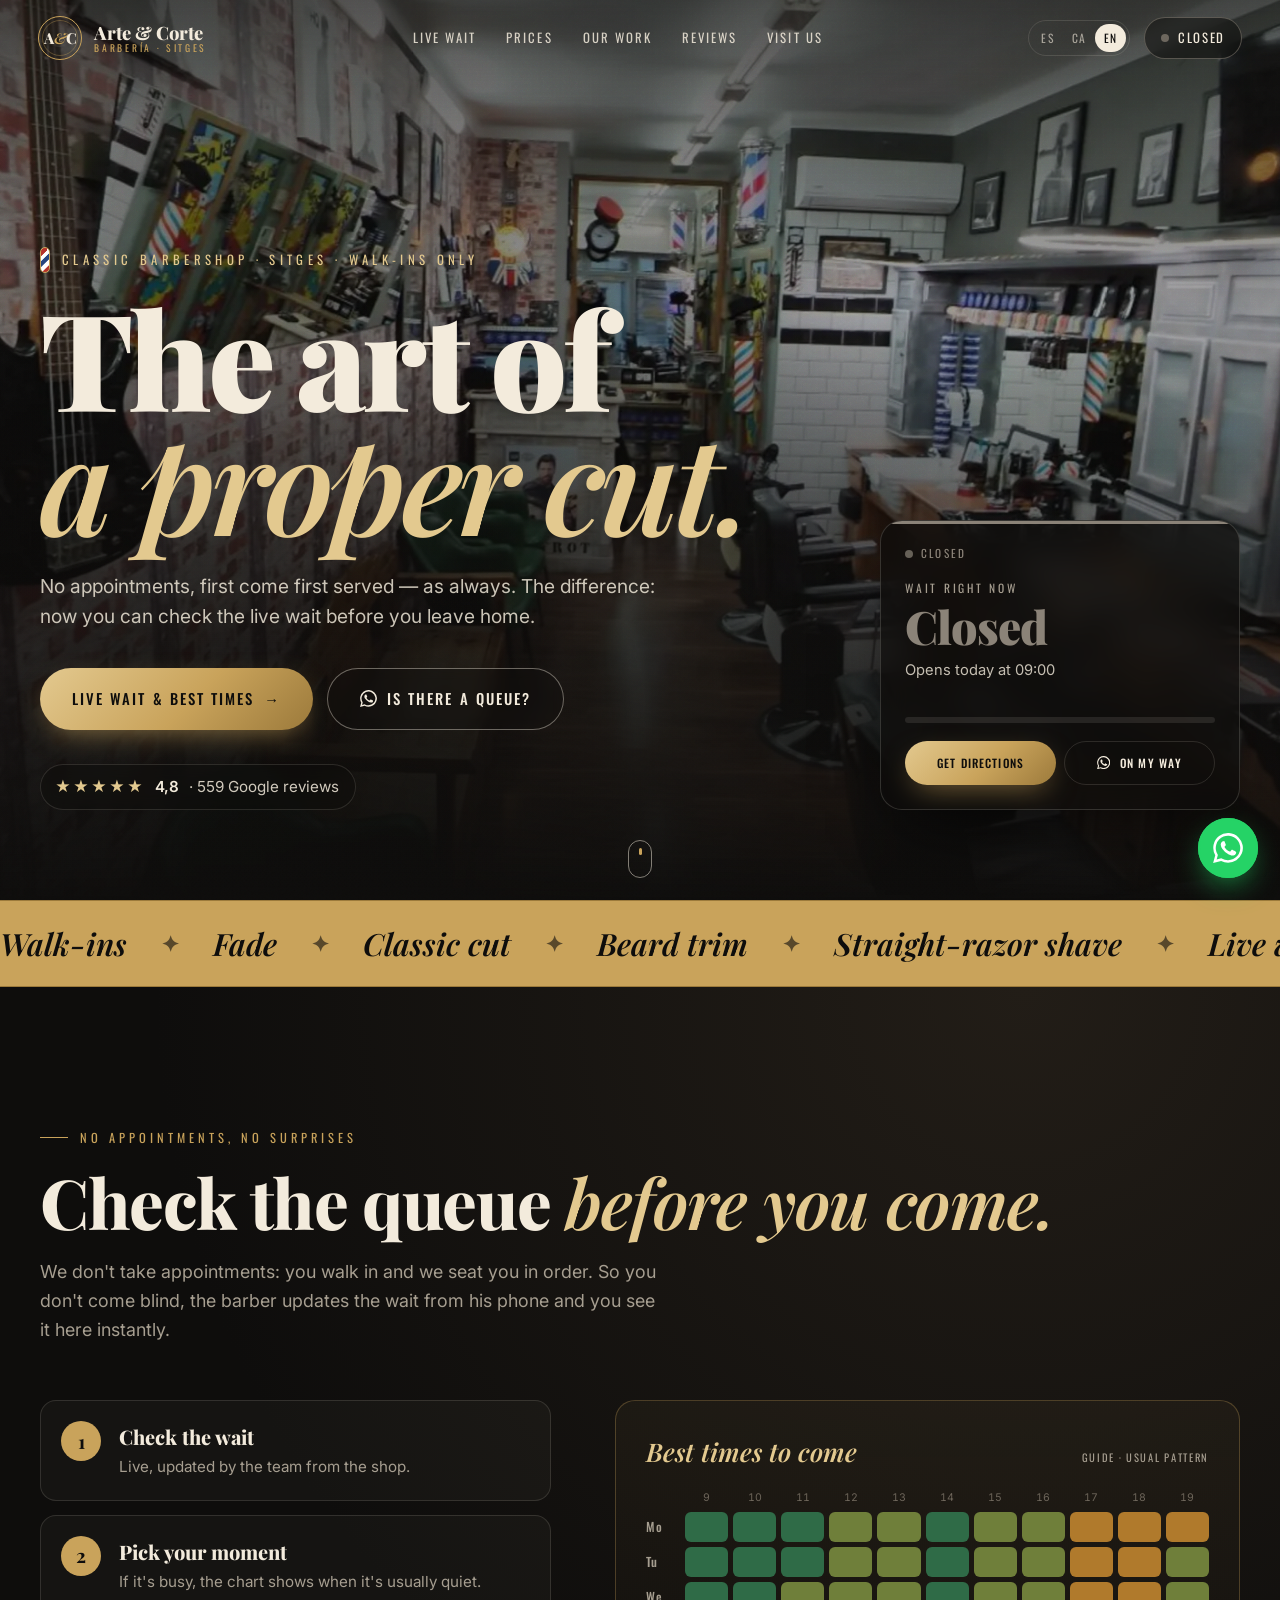
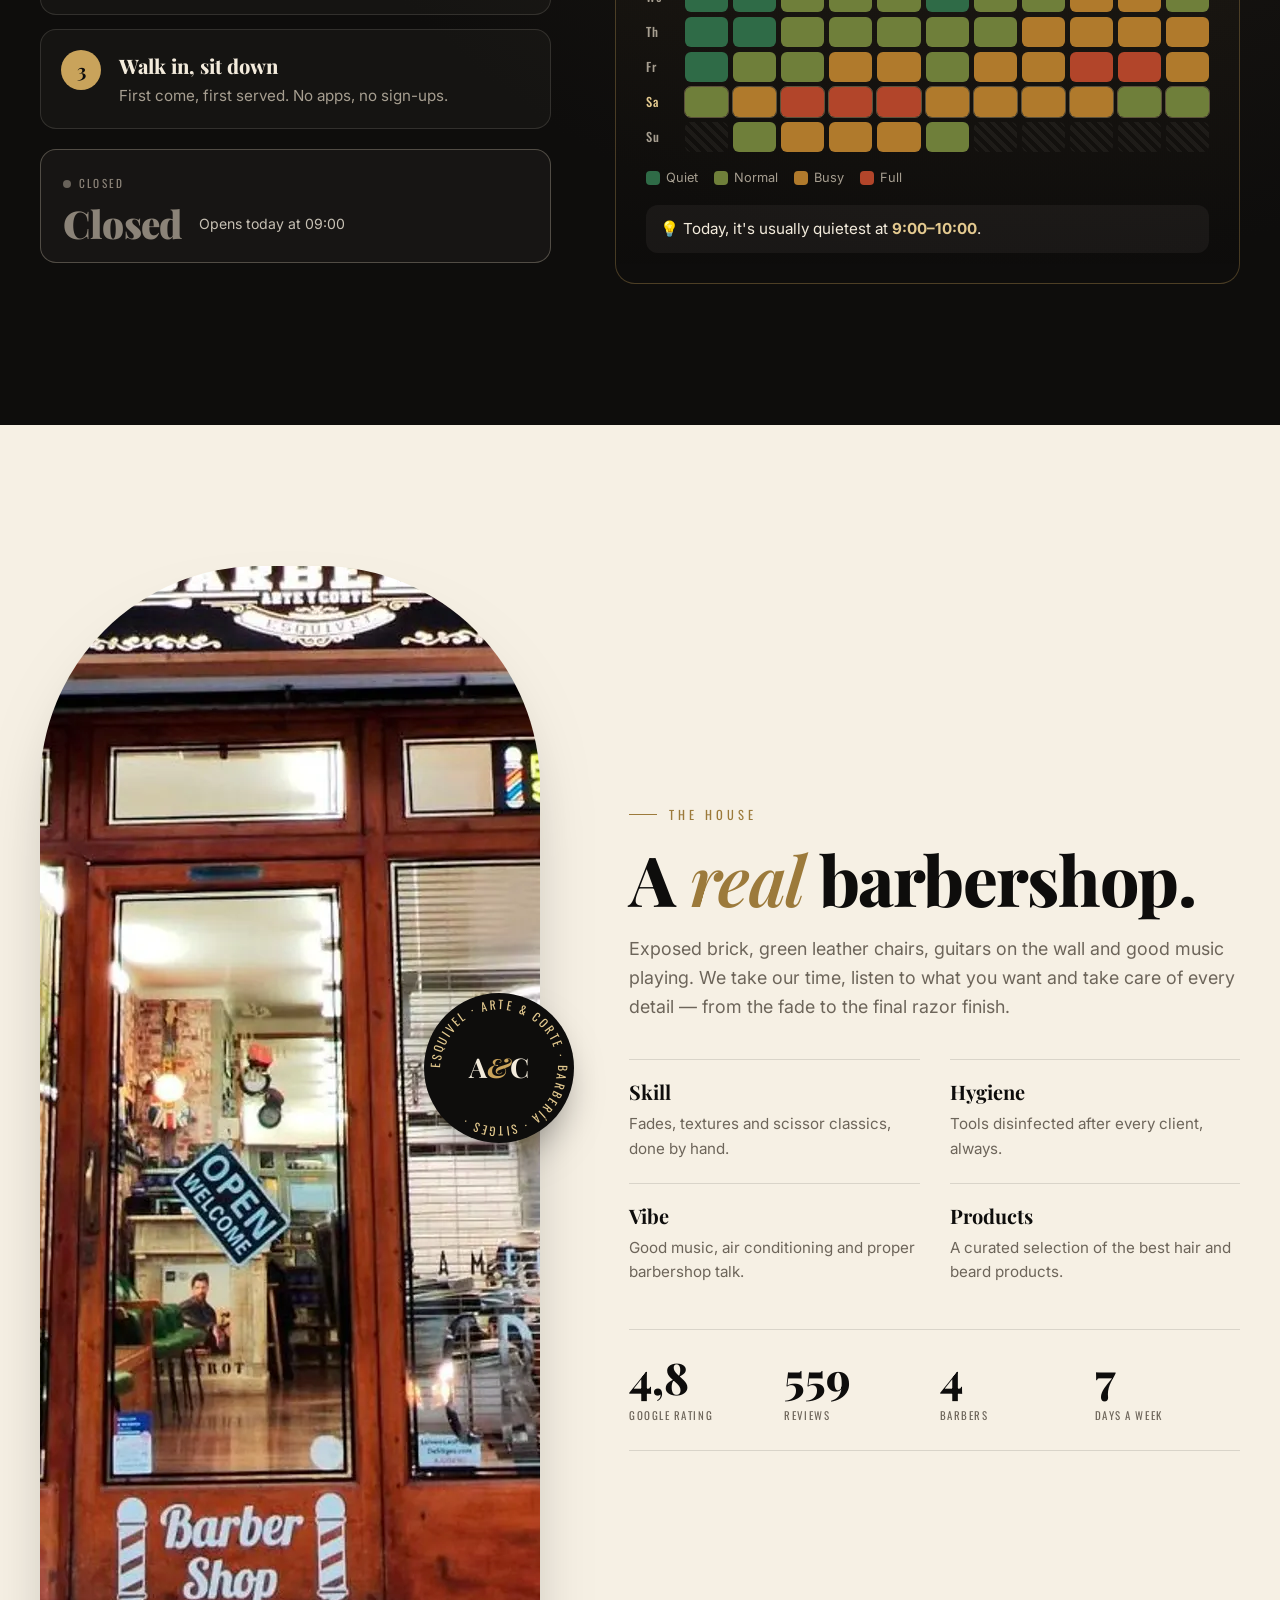
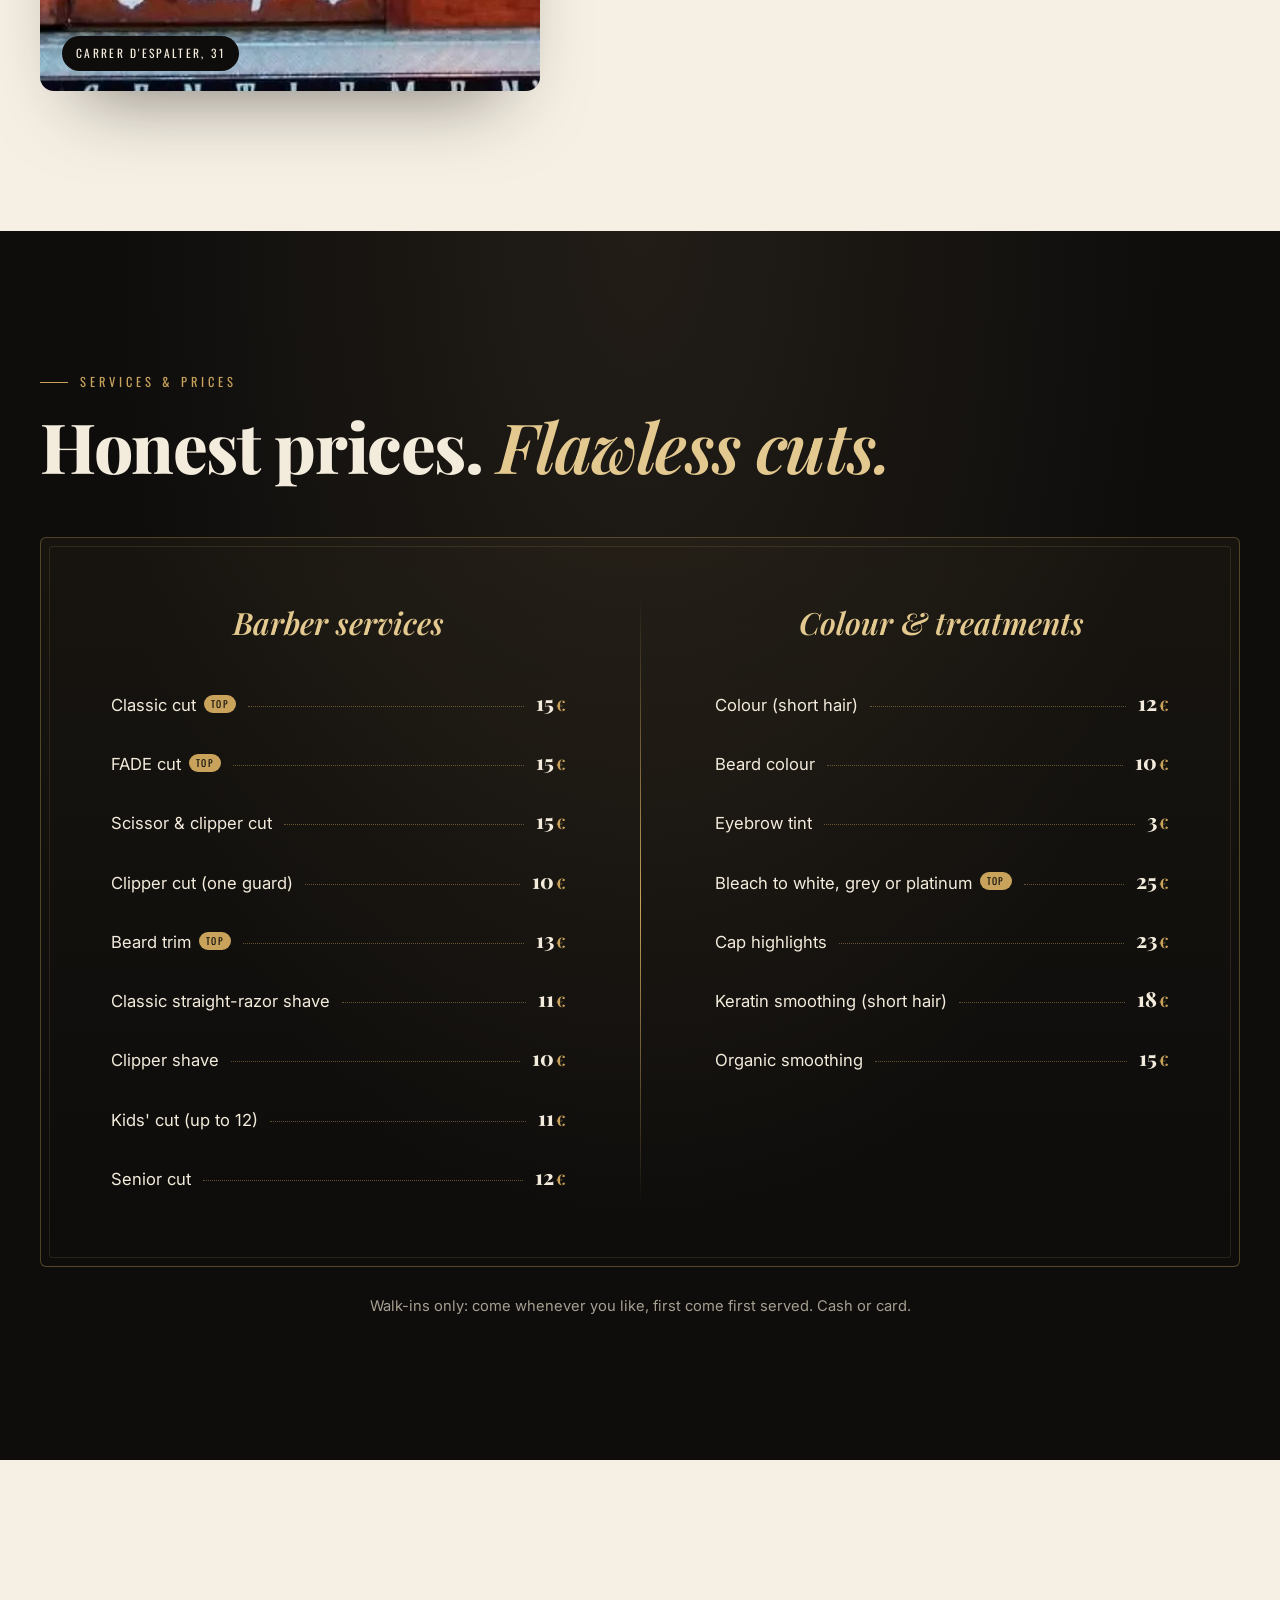
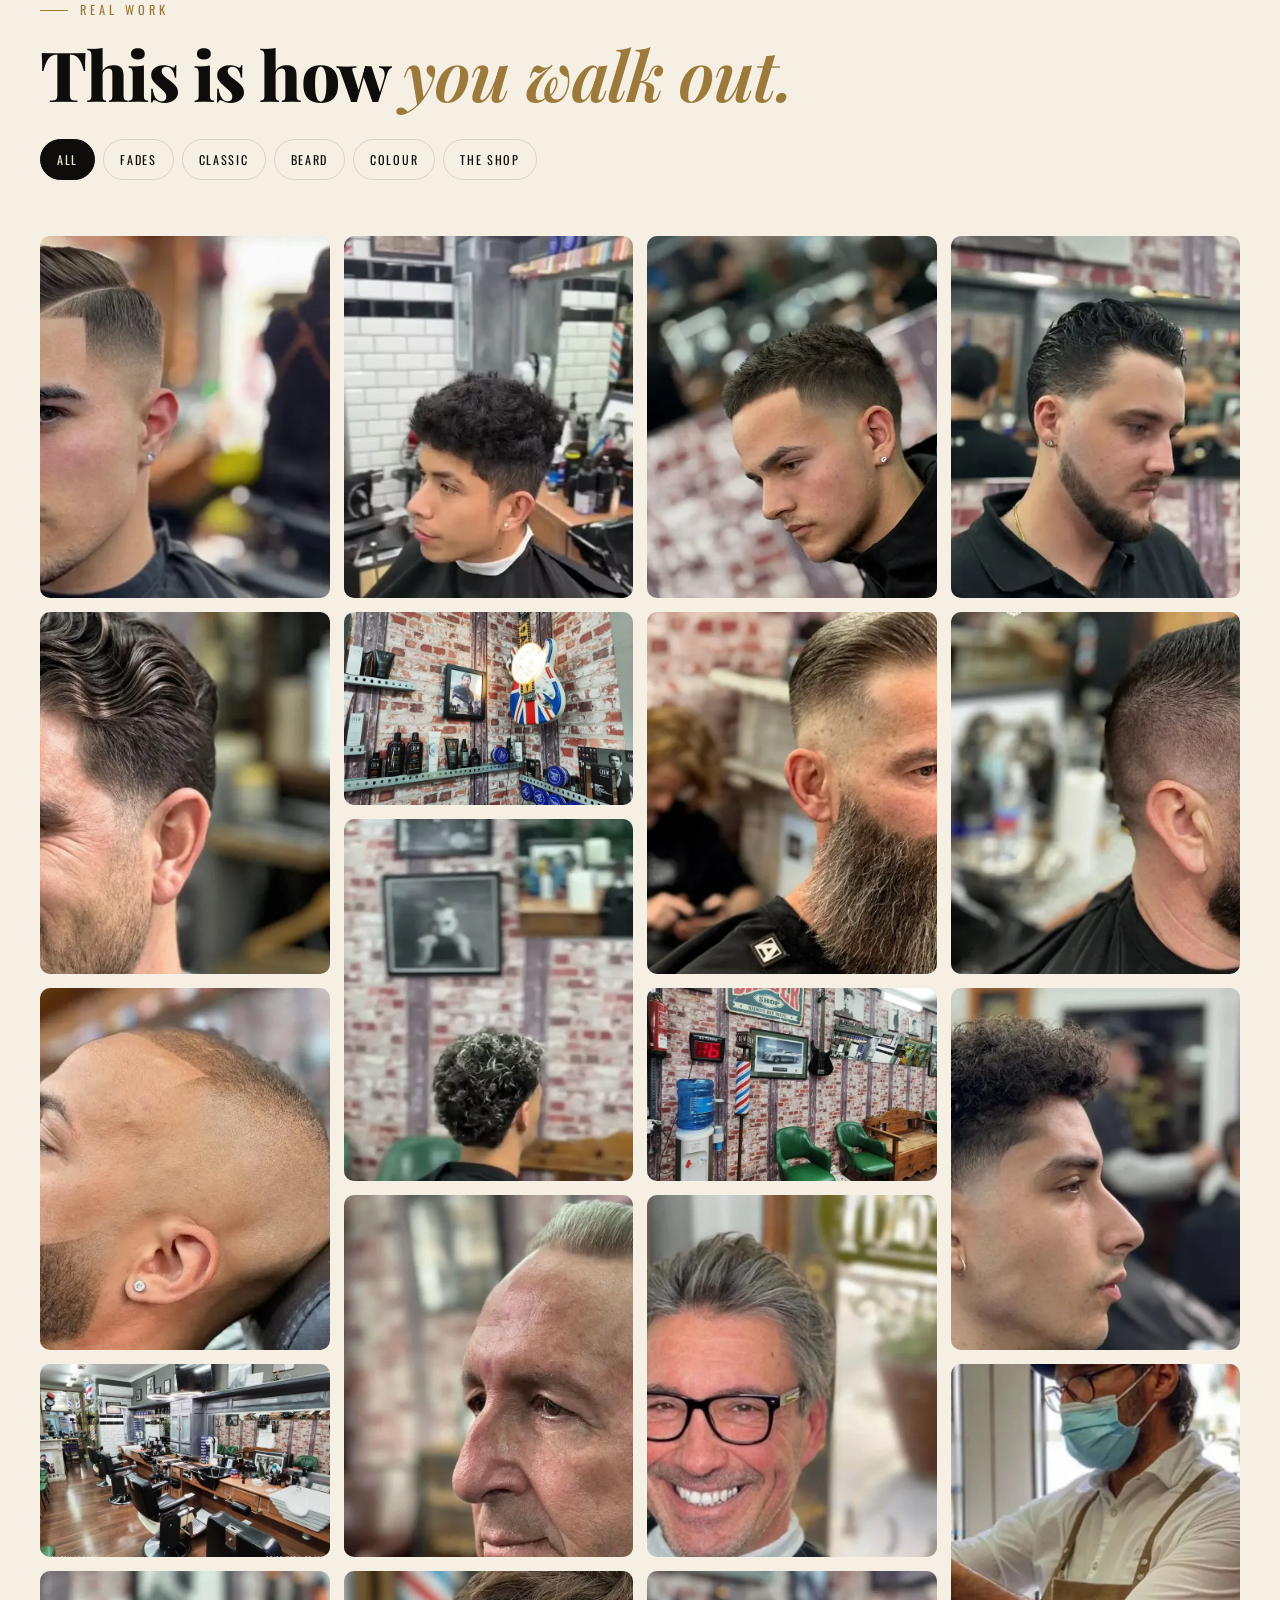
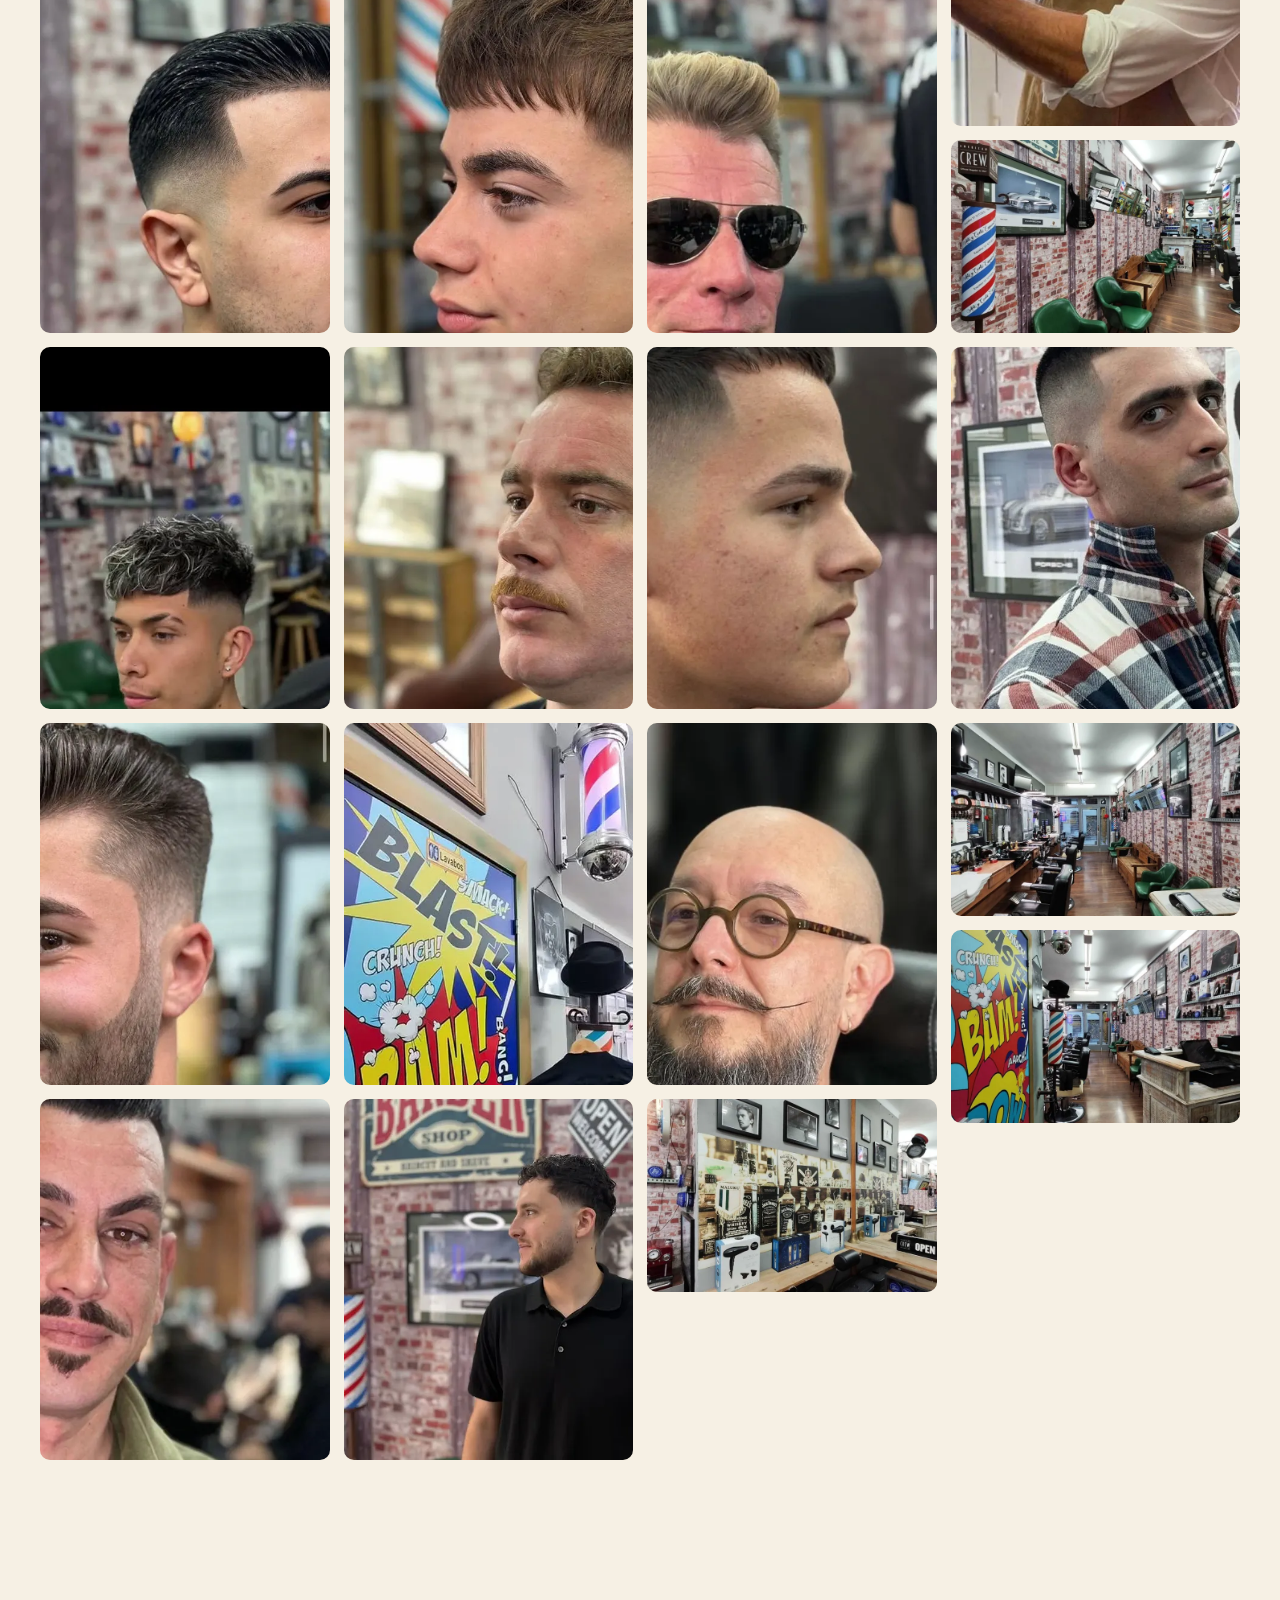
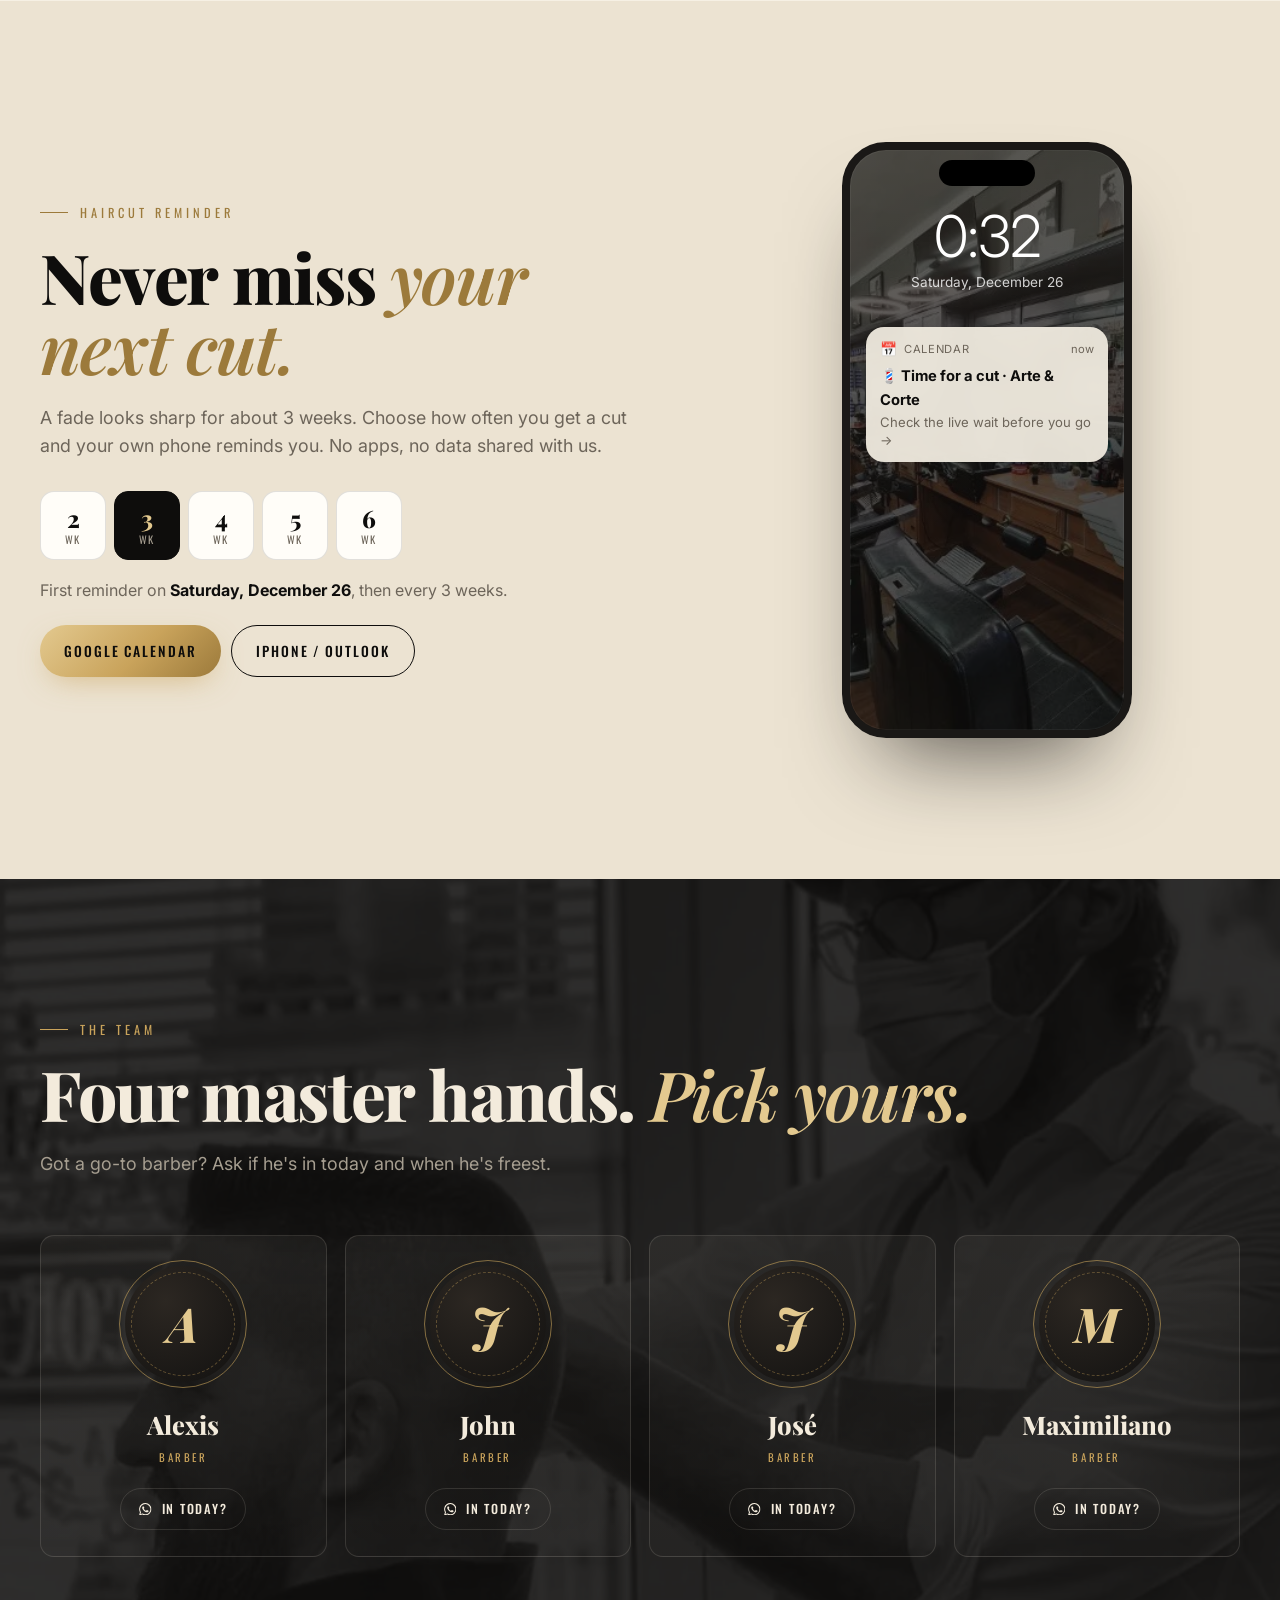
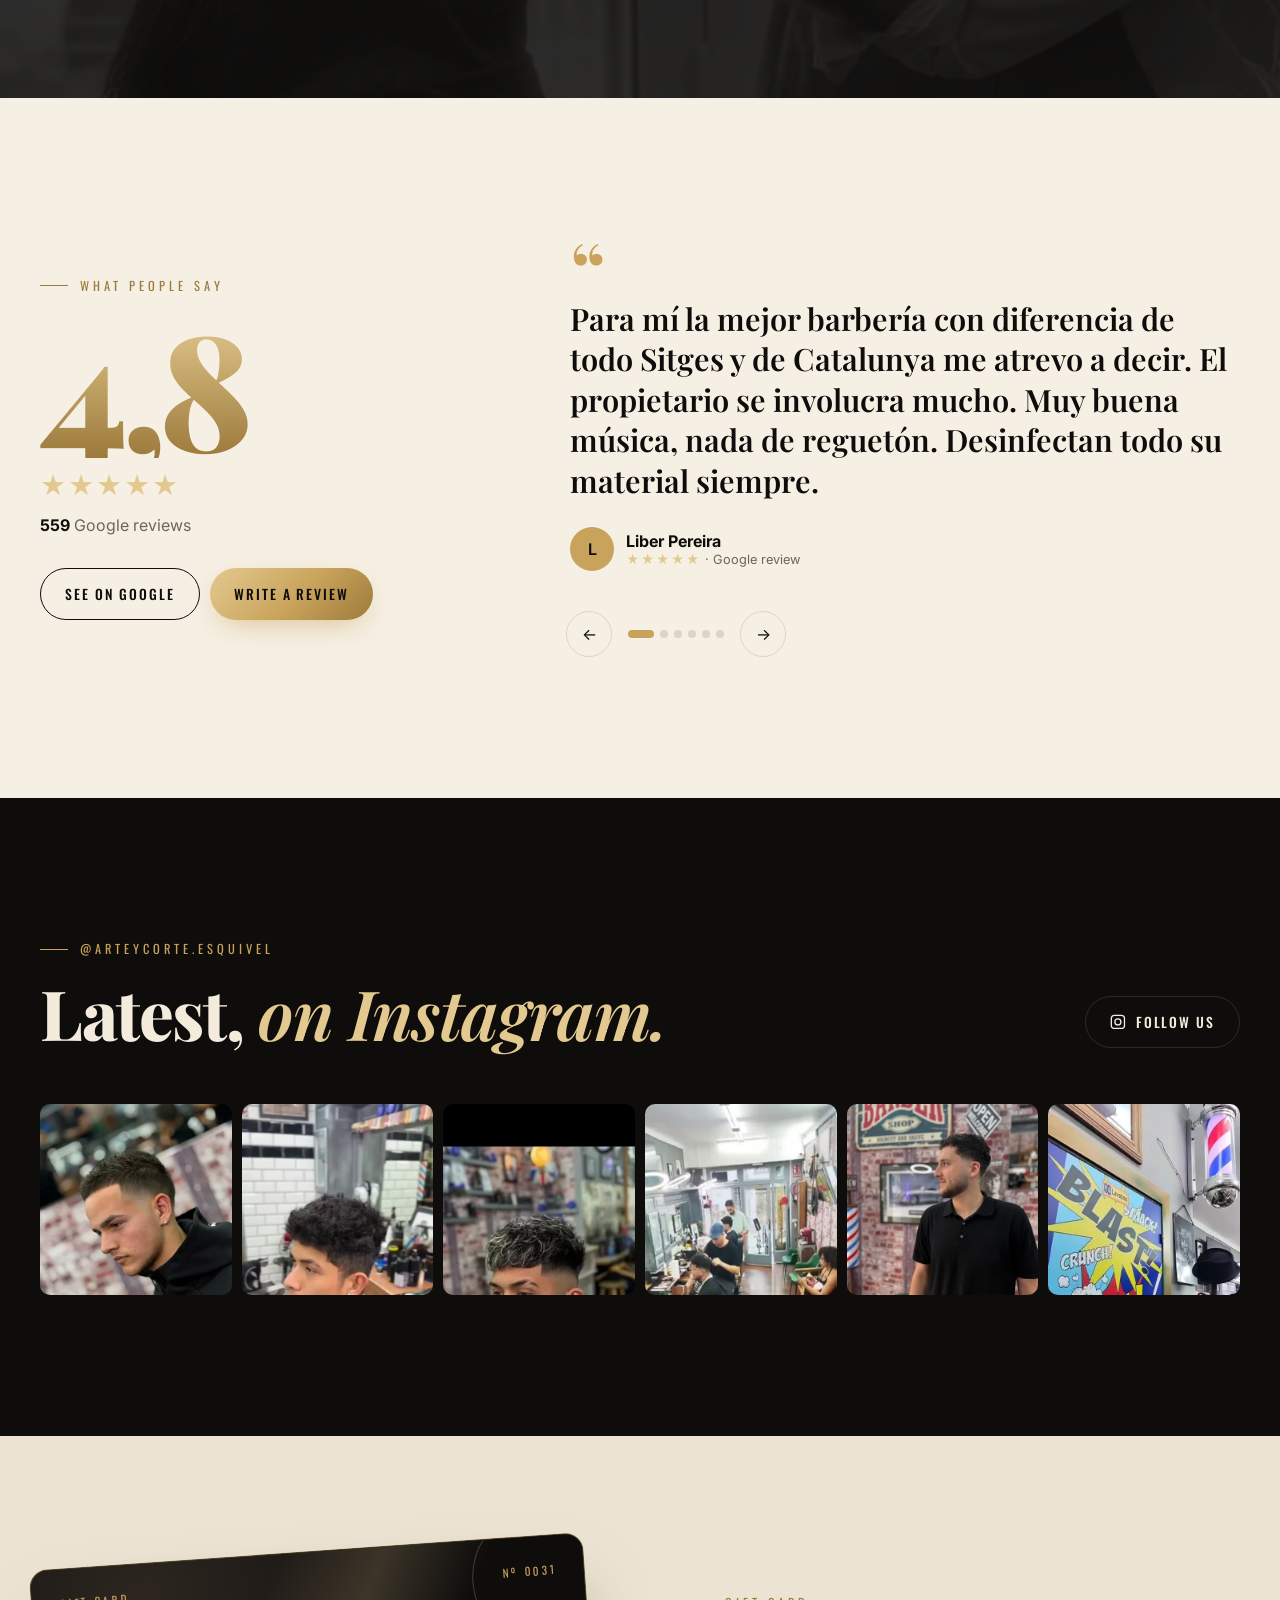
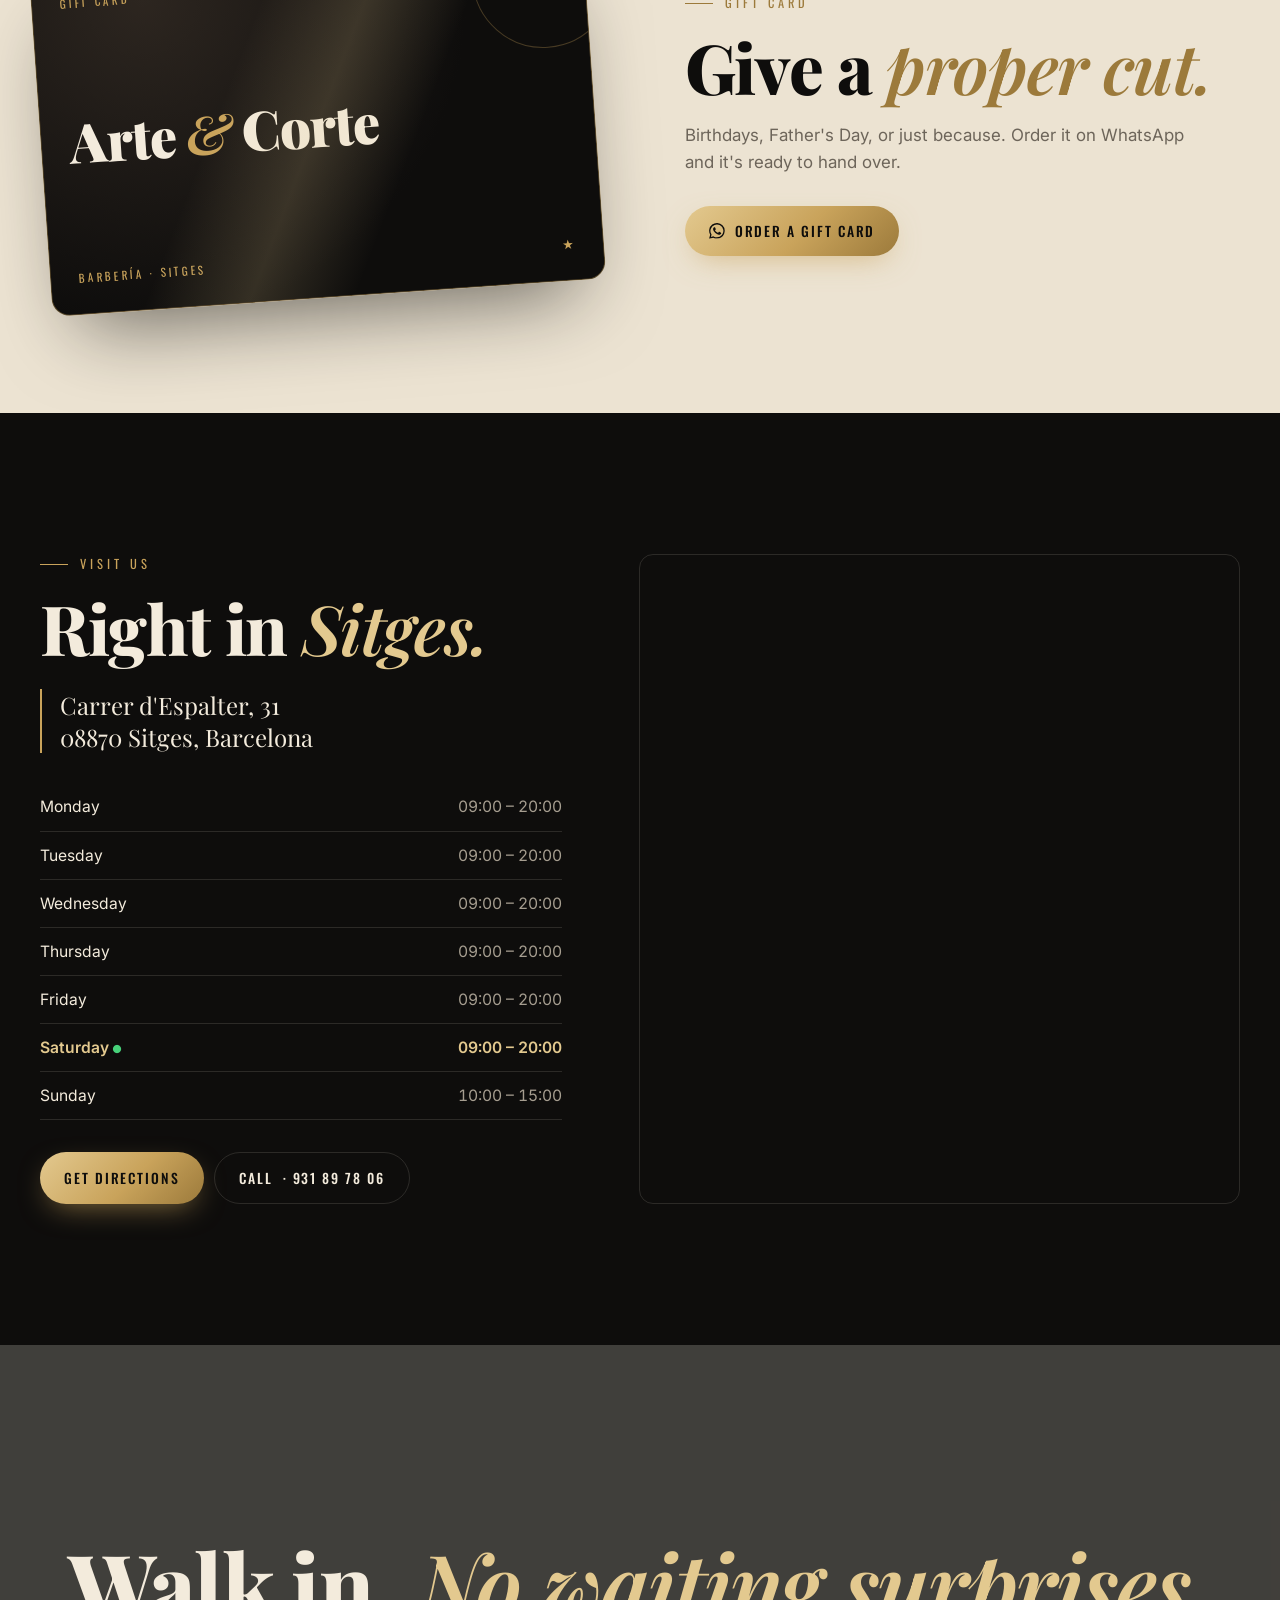
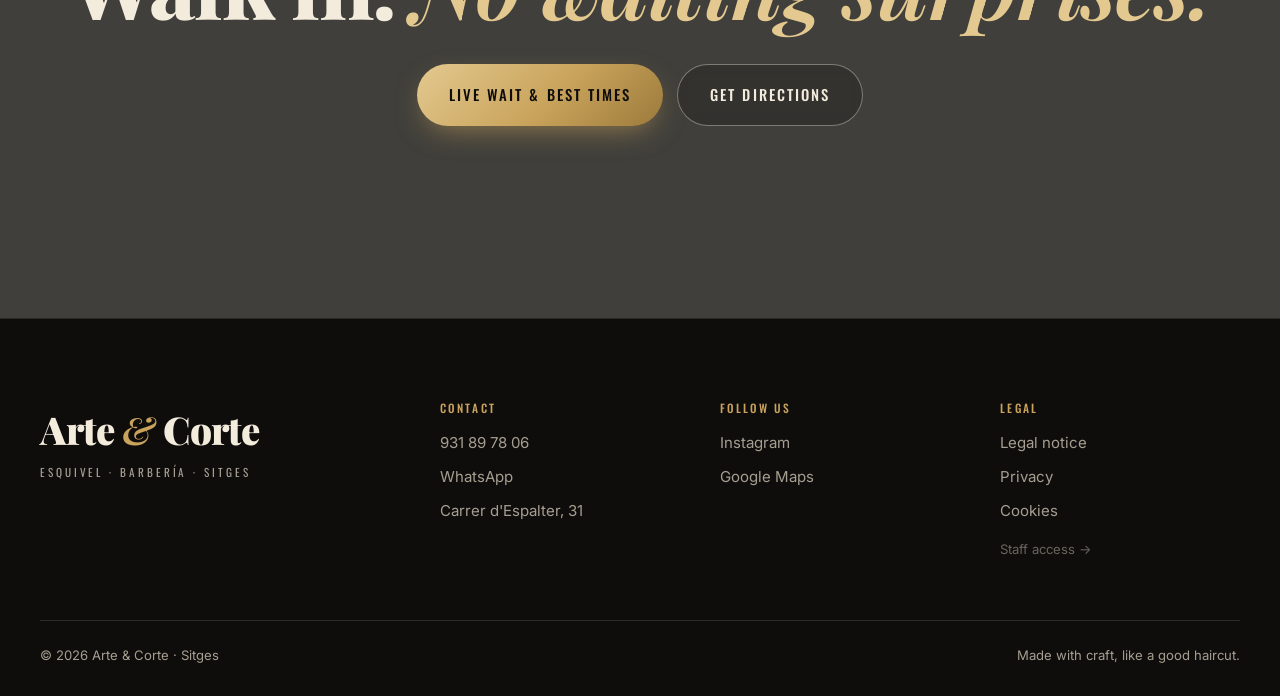
<file: index.html>
<!DOCTYPE html>
<html lang="es">
<head>
<meta charset="utf-8">
<meta name="viewport" content="width=device-width, initial-scale=1, viewport-fit=cover">
<title>Arte & Corte · Barbería en Sitges | Sin cita · Espera en directo</title>
<meta name="description" content="Barbería clásica en Sitges, sin cita y por orden de llegada. Mira la espera en directo antes de venir. Fades, cortes clásicos, barba y afeitado a navaja. 4,8★ con más de 550 reseñas en Google.">
<meta name="robots" content="noindex, nofollow">
<meta name="theme-color" content="#0d0c0b">
<link rel="icon" href="favicon.png">
<link rel="apple-touch-icon" href="favicon.png">
<meta property="og:type" content="website">
<meta property="og:title" content="Arte & Corte · Barbería en Sitges">
<meta property="og:description" content="Sin cita · Mira la espera en directo antes de venir · 4,8★ en Google">
<meta property="og:image" content="https://borjadomse-zionlabs.github.io/arteycorte/og.jpg">
<meta property="og:locale" content="es_ES">
<link rel="preconnect" href="https://fonts.googleapis.com">
<link rel="preconnect" href="https://fonts.gstatic.com" crossorigin>
<link href="https://fonts.googleapis.com/css2?family=Inter:wght@400;500;600&family=Oswald:wght@400;500;600&family=Playfair+Display:ital,wght@0,600;0,800;0,900;1,600;1,800&display=swap" rel="stylesheet">
<link rel="preload" as="image" href="img/hero.webp">
<link rel="stylesheet" href="styles.css">
<link rel="stylesheet" href="v2.css">
<script type="application/ld+json">
{"@context":"https://schema.org","@type":"BarberShop","name":"Arte & Corte · Barbería Esquivel","image":"https://borjadomse-zionlabs.github.io/arteycorte/og.jpg","telephone":"+34931897806","url":"https://borjadomse-zionlabs.github.io/arteycorte/",
"address":{"@type":"PostalAddress","streetAddress":"Carrer d'Espalter, 31","addressLocality":"Sitges","postalCode":"08870","addressRegion":"Barcelona","addressCountry":"ES"},
"geo":{"@type":"GeoCoordinates","latitude":41.2369276,"longitude":1.8063941},"priceRange":"€","acceptsReservations":"False",
"aggregateRating":{"@type":"AggregateRating","ratingValue":"4.8","reviewCount":"559"},
"openingHoursSpecification":[{"@type":"OpeningHoursSpecification","dayOfWeek":["Monday","Tuesday","Wednesday","Thursday","Friday","Saturday"],"opens":"09:00","closes":"20:00"},{"@type":"OpeningHoursSpecification","dayOfWeek":"Sunday","opens":"10:00","closes":"15:00"}],
"sameAs":["https://www.instagram.com/arteycorte.esquivel/"]}
</script>
<script src="config.js"></script>
<script src="i18n.js"></script>
<script src="estado.js"></script>
</head>
<body>

<div class="loader" id="loader" aria-hidden="true">
  <div class="loader-pole"><span></span></div>
  <div class="loader-word">Arte <em>&amp;</em> Corte</div>
</div>

<header class="nav" id="nav">
  <a href="#top" class="brand" aria-label="Arte & Corte">
    <span class="brand-mark">A<em>&amp;</em>C</span>
    <span class="brand-txt"><b>Arte &amp; Corte</b><small>Barbería · Sitges</small></span>
  </a>
  <nav class="nav-links" id="navLinks">
    <a href="#ahora" data-i18n="nav.ahora">Espera ahora</a>
    <a href="#servicios" data-i18n="nav.servicios">Precios</a>
    <a href="#trabajos" data-i18n="nav.trabajos">Trabajos</a>
    <a href="#opiniones" data-i18n="nav.opiniones">Opiniones</a>
    <a href="#visitanos" data-i18n="nav.visitanos">Visítanos</a>
  </nav>
  <div class="nav-right">
    <div class="lang" id="lang"><button data-lang="es" class="on">ES</button><button data-lang="ca">CA</button><button data-lang="en">EN</button></div>
    <a href="#ahora" class="live-chip js-live-chip"><i class="ld"></i><span class="js-live-short">—</span></a>
    <button class="burger" id="burger" aria-label="Menú"><span></span><span></span></button>
  </div>
</header>

<main id="top">

<!-- HERO -->
<section class="hero">
  <div class="hero-bg" style="background-image:url(img/hero.webp)"></div>
  <div class="hero-grain"></div>
  <div class="hero-grid">
    <div class="hero-inner">
      <p class="eyebrow reveal"><span class="pole-dot"></span> <span data-i18n="hero.eyebrow">Barbería clásica · Sitges · Sin cita</span></p>
      <h1 class="hero-title reveal"><span data-i18n="hero.t1">El arte de</span><br><em data-i18n="hero.t2">un buen corte.</em></h1>
      <p class="hero-sub reveal" data-i18n="hero.sub">Sin cita y por orden de llegada, como siempre. La diferencia: ahora ves la espera en directo antes de salir de casa.</p>
      <div class="hero-ctas reveal">
        <a href="#ahora" class="btn btn-brass btn-lg"><span data-i18n="cta.verEspera">Ver espera y mejores horas</span> <i class="arr">→</i></a>
        <a href="#" class="btn btn-ghost btn-lg js-wa-cola"><svg class="ico"><use href="#i-wa"/></svg> <span data-i18n="cta.hayCola">¿Hay cola?</span></a>
      </div>
      <a class="hero-rating reveal" href="#opiniones"><span class="stars">★★★★★</span> <b>4,8</b> <span data-i18n="hero.rating">· 559 reseñas en Google</span></a>
    </div>

    <!-- tarjeta espera en directo -->
    <aside class="wait-card reveal js-wait" aria-live="polite">
      <div class="wc-top"><span class="wc-live"><i class="ld"></i><span class="js-w-tag">EN DIRECTO</span></span><span class="wc-open js-w-open"></span></div>
      <p class="wc-k" data-i18n="w.ahora">Espera ahora</p>
      <div class="wc-big js-w-big">—</div>
      <p class="wc-sub js-w-sub"></p>
      <div class="wc-meter"><i class="js-w-meter"></i></div>
      <div class="wc-btns">
        <a class="btn btn-brass btn-sm js-route" target="_blank" rel="noopener" data-i18n="vis.como">Cómo llegar</a>
        <a class="btn btn-line-light btn-sm js-wa-cola" target="_blank" rel="noopener"><svg class="ico"><use href="#i-wa"/></svg> <span data-i18n="cta.voy">Voy para allá</span></a>
      </div>
    </aside>
  </div>
  <a href="#ahora" class="scroll-cue" aria-label="Scroll"><span></span></a>
</section>

<div class="marquee" aria-hidden="true">
  <div class="marquee-track" id="marquee">
    <span data-i18n="mq.1">Sin cita</span><i>✦</i><span>Fade</span><i>✦</i><span data-i18n="mq.2">Corte clásico</span><i>✦</i><span data-i18n="mq.3">Arreglo de barba</span><i>✦</i><span data-i18n="mq.4">Afeitado a navaja</span><i>✦</i><span data-i18n="mq.5">Espera en directo</span><i>✦</i><span>Platino</span><i>✦</i><span>Kids</span><i>✦</i>
  </div>
</div>

<!-- AHORA: espera + mejores horas -->
<section class="ahora section dark" id="ahora">
  <div class="wrap">
    <div class="sec-head">
      <p class="kicker reveal" data-i18n="ah.kicker">Sin cita, sin sorpresas</p>
      <h2 class="h2 reveal" data-i18n-html="ah.title">Mira la cola <em>antes de venir.</em></h2>
      <p class="lead reveal" data-i18n="ah.sub">Aquí no se pide cita: llegas y te sentamos por turno. Para que no vengas a ciegas, el barbero actualiza la espera desde su móvil y tú la ves aquí al momento.</p>
    </div>
    <div class="ah-grid">
      <div class="ah-steps reveal">
        <div class="ah-step"><b>1</b><div><h3 data-i18n="ah.s1t">Mira la espera</h3><p data-i18n="ah.s1">En directo, actualizada por el equipo desde la barbería.</p></div></div>
        <div class="ah-step"><b>2</b><div><h3 data-i18n="ah.s2t">Elige tu momento</h3><p data-i18n="ah.s2">Si hay lío, el mapa te dice a qué hora suele estar tranquilo.</p></div></div>
        <div class="ah-step"><b>3</b><div><h3 data-i18n="ah.s3t">Entra y siéntate</h3><p data-i18n="ah.s3">Por orden de llegada, como toda la vida. Sin apps, sin registros.</p></div></div>
        <div class="ah-live js-wait">
          <span class="wc-live"><i class="ld"></i><span class="js-w-tag">EN DIRECTO</span></span>
          <div class="ah-live-row"><div class="wc-big js-w-big">—</div><p class="wc-sub js-w-sub"></p></div>
        </div>
      </div>
      <div class="heat reveal">
        <div class="heat-head"><h3 data-i18n="ah.mejores">Mejores horas para venir</h3><span class="heat-note" data-i18n="ah.orient">Orientativo · lo habitual</span></div>
        <div class="heat-grid" id="heat"></div>
        <div class="heat-leg"><span><i class="h0"></i><span data-i18n="ah.l0">Tranquilo</span></span><span><i class="h1"></i><span data-i18n="ah.l1">Normal</span></span><span><i class="h2"></i><span data-i18n="ah.l2">Movido</span></span><span><i class="h3"></i><span data-i18n="ah.l3">Lleno</span></span></div>
        <p class="heat-tip" id="heatTip"></p>
      </div>
    </div>
  </div>
</section>

<!-- LA CASA -->
<section class="casa section" id="casa">
  <div class="wrap casa-grid">
    <figure class="casa-photo reveal">
      <img src="img/fachada.webp" alt="Fachada de la barbería Arte & Corte en Carrer d'Espalter, Sitges" loading="lazy" width="900" height="1125">
      <figcaption>Carrer d'Espalter, 31</figcaption>
      <div class="stamp"><svg viewBox="0 0 200 200"><defs><path id="circ" d="M100,100 m-78,0 a78,78 0 1,1 156,0 a78,78 0 1,1 -156,0"/></defs><text><textPath href="#circ">ESQUIVEL · ARTE &amp; CORTE · BARBERÍA · SITGES · </textPath></text></svg><b>A<em>&amp;</em>C</b></div>
    </figure>
    <div class="casa-txt">
      <p class="kicker reveal" data-i18n="casa.kicker">La casa</p>
      <h2 class="h2 reveal" data-i18n-html="casa.title">Una barbería de las <em>de verdad.</em></h2>
      <p class="lead reveal" data-i18n="casa.p1">Ladrillo visto, sillones de cuero verde, guitarras en la pared y buena música sonando. Aquí cortamos con calma, escuchamos lo que quieres y cuidamos cada detalle: del degradado al último repaso de navaja.</p>
      <ul class="pillars reveal">
        <li><b data-i18n="casa.f1t">Técnica</b><span data-i18n="casa.f1">Fades, texturas y clásicos de tijera hechos a mano.</span></li>
        <li><b data-i18n="casa.f2t">Higiene</b><span data-i18n="casa.f2">Material desinfectado en cada servicio, siempre.</span></li>
        <li><b data-i18n="casa.f3t">Ambiente</b><span data-i18n="casa.f3">Buena música, aire acondicionado y charla de barbería.</span></li>
        <li><b data-i18n="casa.f4t">Producto</b><span data-i18n="casa.f4">Selección de los mejores productos para pelo y barba.</span></li>
      </ul>
      <div class="stats reveal">
        <div><b data-count="4.8" data-dec="1">0</b><span data-i18n="stats.google">nota en Google</span></div>
        <div><b data-count="559">0</b><span data-i18n="stats.resenas">reseñas</span></div>
        <div><b data-count="4">0</b><span data-i18n="stats.barberos">barberos</span></div>
        <div><b data-count="7">0</b><span data-i18n="stats.dias">días a la semana</span></div>
      </div>
    </div>
  </div>
</section>

<!-- SERVICIOS -->
<section class="servicios section dark" id="servicios">
  <div class="wrap">
    <div class="sec-head">
      <p class="kicker reveal" data-i18n="serv.kicker">Carta de servicios</p>
      <h2 class="h2 reveal" data-i18n-html="serv.title">Precios claros. <em>Cortes impecables.</em></h2>
    </div>
    <div class="menu-board reveal">
      <div class="menu-col"><h3 class="menu-h" data-i18n="serv.barberia">Servicio barbería</h3><ul class="menu-list" id="menuBarberia"></ul></div>
      <div class="menu-sep"></div>
      <div class="menu-col"><h3 class="menu-h" data-i18n="serv.tecnicos">Técnicos · Color &amp; tratamientos</h3><ul class="menu-list" id="menuTecnicos"></ul></div>
    </div>
    <p class="menu-note reveal" data-i18n="serv.note">Sin cita: ven cuando quieras y te atendemos por orden de llegada. Efectivo o tarjeta.</p>
  </div>
</section>

<!-- TRABAJOS -->
<section class="trabajos section" id="trabajos">
  <div class="wrap">
    <div class="sec-head row">
      <div><p class="kicker reveal" data-i18n="gal.kicker">Trabajos reales</p><h2 class="h2 reveal" data-i18n-html="gal.title">Salen de aquí <em>así.</em></h2></div>
      <div class="filters reveal" id="filters">
        <button class="on" data-f="all" data-i18n="gal.all">Todos</button><button data-f="fade">Fades</button><button data-f="clas" data-i18n="gal.clas">Clásicos</button><button data-f="barba" data-i18n="gal.barba">Barba</button><button data-f="color" data-i18n="gal.color">Color</button><button data-f="local" data-i18n="gal.local">El local</button>
      </div>
    </div>
    <div class="gallery" id="gallery"></div>
  </div>
</section>

<!-- RECORDATORIO -->
<section class="recuerda section" id="recordatorio">
  <div class="wrap rec-grid">
    <div class="rec-txt">
      <p class="kicker reveal" data-i18n="rec.kicker">Recordatorio de corte</p>
      <h2 class="h2 reveal" data-i18n-html="rec.title">Que no se te <em>pase el corte.</em></h2>
      <p class="lead reveal" data-i18n="rec.sub">Un fade se ve perfecto unas 3 semanas. Elige cada cuánto te cortas y tu propio móvil te avisa. Sin apps y sin darnos tus datos.</p>
      <div class="rec-freq reveal" id="recFreq">
        <button data-w="2">2 <small data-i18n="rec.sem">sem</small></button><button data-w="3" class="on">3 <small data-i18n="rec.sem">sem</small></button><button data-w="4">4 <small data-i18n="rec.sem">sem</small></button><button data-w="5">5 <small data-i18n="rec.sem">sem</small></button><button data-w="6">6 <small data-i18n="rec.sem">sem</small></button>
      </div>
      <p class="rec-next reveal" id="recNext"></p>
      <div class="rec-btns reveal">
        <a class="btn btn-brass" id="recG" target="_blank" rel="noopener"><span data-i18n="rec.google">Google Calendar</span></a>
        <button class="btn btn-ghost-dark" id="recIcs"><span data-i18n="rec.ics">iPhone / Outlook</span></button>
      </div>
    </div>
    <div class="phone reveal" aria-hidden="true">
      <div class="ph-notch"></div>
      <div class="ph-time" id="phTime">9:41</div>
      <div class="ph-date" id="phDate"></div>
      <div class="ph-noti">
        <div class="ph-app"><span class="ph-ic">📅</span><span data-i18n="rec.cal">Calendario</span><span class="ph-now" data-i18n="rec.ahora">ahora</span></div>
        <b>💈 <span data-i18n="rec.notiT">Toca corte · Arte & Corte</span></b>
        <p data-i18n="rec.notiP">Mira la espera en directo antes de ir →</p>
      </div>
    </div>
  </div>
</section>

<!-- EQUIPO -->
<section class="equipo section dark" id="equipo">
  <div class="equipo-bg" style="background-image:url(img/equipo.webp)"></div>
  <div class="wrap">
    <div class="sec-head">
      <p class="kicker reveal" data-i18n="eq.kicker">El equipo</p>
      <h2 class="h2 reveal" data-i18n-html="eq.title">Cuatro manos maestras. <em>Elige la tuya.</em></h2>
      <p class="lead reveal" data-i18n="eq.sub">¿Tienes barbero de confianza? Pregunta si está hoy y a qué hora le pillas más libre.</p>
    </div>
    <div class="team" id="team"></div>
  </div>
</section>

<!-- OPINIONES -->
<section class="opiniones section" id="opiniones">
  <div class="wrap">
    <div class="op-grid">
      <div class="op-score reveal">
        <p class="kicker" data-i18n="op.kicker">Lo que dicen de nosotros</p>
        <div class="big-score">4,8</div>
        <div class="stars big">★★★★★</div>
        <p class="op-count"><b>559</b> <span data-i18n="op.count">reseñas en Google</span></p>
        <div class="op-btns">
          <a class="btn btn-ghost-dark js-maps" target="_blank" rel="noopener" data-i18n="op.ver">Ver en Google</a>
          <a class="btn btn-brass" id="gReview" target="_blank" rel="noopener" data-i18n="op.escribir">Escribe tu reseña</a>
        </div>
      </div>
      <div class="op-slider reveal">
        <div class="op-track" id="opTrack"></div>
        <div class="op-ctrl"><button id="opPrev" aria-label="prev">←</button><div class="op-dots" id="opDots"></div><button id="opNext" aria-label="next">→</button></div>
      </div>
    </div>
  </div>
</section>

<!-- INSTAGRAM -->
<section class="insta section dark" id="instagram">
  <div class="wrap">
    <div class="sec-head row">
      <div><p class="kicker reveal">@arteycorte.esquivel</p><h2 class="h2 reveal" data-i18n-html="ig.title">Lo último, <em>en Instagram.</em></h2></div>
      <a class="btn btn-line-light reveal js-ig" target="_blank" rel="noopener"><svg class="ico"><use href="#i-ig"/></svg> <span data-i18n="ig.seguir">Síguenos</span></a>
    </div>
    <div class="ig-grid reveal" id="igGrid"></div>
  </div>
</section>

<!-- REGALO -->
<section class="regalo">
  <div class="wrap regalo-inner reveal">
    <div class="gift-card"><div class="gc-top"><span>Gift card</span><span>Nº 0031</span></div><div class="gc-logo">Arte <em>&amp;</em> Corte</div><div class="gc-bot"><span>Barbería · Sitges</span><b>★</b></div></div>
    <div class="regalo-txt">
      <p class="kicker" data-i18n="gift.kicker">Tarjeta regalo</p>
      <h2 class="h2" data-i18n-html="gift.title">Regala un <em>buen corte.</em></h2>
      <p data-i18n="gift.p">Cumpleaños, Día del Padre, o porque sí. Pídela por WhatsApp y la tienes lista para entregar.</p>
      <a href="#" class="btn btn-brass js-wa-gift"><svg class="ico"><use href="#i-wa"/></svg> <span data-i18n="gift.cta">Pedir tarjeta regalo</span></a>
    </div>
  </div>
</section>

<!-- VISÍTANOS -->
<section class="visitanos section dark" id="visitanos">
  <div class="wrap vis-grid">
    <div class="vis-info reveal">
      <p class="kicker" data-i18n="vis.kicker">Visítanos</p>
      <h2 class="h2" data-i18n-html="vis.title">En pleno <em>Sitges.</em></h2>
      <a class="vis-addr js-maps" target="_blank" rel="noopener">Carrer d'Espalter, 31<br>08870 Sitges, Barcelona</a>
      <table class="hours" id="hours"></table>
      <div class="vis-btns">
        <a class="btn btn-brass js-route" target="_blank" rel="noopener" data-i18n="vis.como">Cómo llegar</a>
        <a class="btn btn-line-light js-tel"><span data-i18n="vis.llamar">Llamar</span> · 931 89 78 06</a>
      </div>
    </div>
    <div class="vis-map reveal"><iframe title="Mapa Arte & Corte" loading="lazy" referrerpolicy="no-referrer-when-downgrade" src="https://www.google.com/maps?q=Arte+%26+Corte,+Carrer+d'Espalter+31,+08870+Sitges&z=17&output=embed"></iframe></div>
  </div>
</section>

<section class="final">
  <div class="final-bg" style="background-image:url(img/interior.webp)"></div>
  <div class="wrap final-inner reveal">
    <h2 class="h2" data-i18n-html="final.title">Sin cita. <em>Sin esperas sorpresa.</em></h2>
    <div class="hero-ctas"><a href="#ahora" class="btn btn-brass btn-lg" data-i18n="cta.verEspera">Ver espera y mejores horas</a><a href="#" class="btn btn-ghost btn-lg js-route" target="_blank" rel="noopener" data-i18n="vis.como">Cómo llegar</a></div>
  </div>
</section>

</main>

<footer class="footer">
  <div class="wrap foot-grid">
    <div><div class="foot-logo">Arte <em>&amp;</em> Corte</div><p class="foot-sub">Esquivel · Barbería · Sitges</p></div>
    <div class="foot-col"><b data-i18n="foot.contacto">Contacto</b><a class="js-tel">931 89 78 06</a><a href="#" class="js-wa">WhatsApp</a><a class="js-maps" target="_blank" rel="noopener">Carrer d'Espalter, 31</a></div>
    <div class="foot-col"><b data-i18n="foot.siguenos">Síguenos</b><a class="js-ig" target="_blank" rel="noopener">Instagram</a><a class="js-maps" target="_blank" rel="noopener">Google Maps</a></div>
    <div class="foot-col"><b>Legal</b><a href="#" data-modal="aviso" data-i18n="legal.aviso">Aviso legal</a><a href="#" data-modal="privacidad" data-i18n="legal.privacidad">Privacidad</a><a href="#" data-modal="cookies" data-i18n="legal.cookies">Cookies</a><a href="panel.html" class="foot-staff" data-i18n="foot.equipo">Acceso equipo →</a></div>
  </div>
  <div class="wrap foot-bottom"><span>© <span id="year"></span> Arte &amp; Corte · Sitges</span><span data-i18n="foot.hecho">Hecho con oficio, como un buen corte.</span></div>
</footer>

<a href="#" class="wa-float js-wa-cola" aria-label="WhatsApp"><span class="wa-bubble" data-i18n="wa.bubble">¿Cuánta cola hay ahora? 💈</span><span class="wa-btn"><svg class="ico"><use href="#i-wa"/></svg></span></a>

<div class="mbar">
  <a class="js-tel"><svg class="ico"><use href="#i-phone"/></svg><span data-i18n="vis.llamar">Llamar</span></a>
  <a class="js-route" target="_blank" rel="noopener"><svg class="ico"><use href="#i-pin"/></svg><span data-i18n="mb.ir">Ir</span></a>
  <a href="#ahora" class="mbar-cta"><i class="ld"></i><span class="js-live-short">—</span></a>
</div>

<div class="lb" id="lb" aria-hidden="true"><button class="lb-x" id="lbX" aria-label="close">×</button><button class="lb-n lb-p" id="lbP">‹</button><img id="lbImg" alt=""><button class="lb-n lb-nx" id="lbN">›</button></div>
<div class="modal" id="modal" aria-hidden="true"><div class="modal-card"><button class="lb-x" id="modalX" aria-label="close">×</button><div id="modalBody"></div></div></div>

<svg width="0" height="0" style="position:absolute">
  <symbol id="i-wa" viewBox="0 0 24 24"><path fill="currentColor" d="M17.5 14.4c-.3-.1-1.8-.9-2-1s-.5-.1-.7.1-.8 1-.9 1.2-.3.2-.6.1a8 8 0 0 1-2.4-1.5 9 9 0 0 1-1.6-2c-.2-.3 0-.5.1-.6l.5-.5.3-.5v-.5l-.9-2.2c-.2-.6-.5-.5-.7-.5h-.6a1.1 1.1 0 0 0-.8.4 3.4 3.4 0 0 0-1 2.5 5.9 5.9 0 0 0 1.2 3.1 13.4 13.4 0 0 0 5.2 4.6c3.1 1.2 3.1.8 3.7.8a3.1 3.1 0 0 0 2-1.4 2.6 2.6 0 0 0 .2-1.4c-.1-.2-.3-.3-.6-.4zM12 21.8a9.8 9.8 0 0 1-5-1.4l-.4-.2-3.7 1 1-3.6-.2-.4A9.8 9.8 0 1 1 12 21.8zm8.4-18.3A11.8 11.8 0 0 0 1.8 17.7L.1 24l6.4-1.7a11.8 11.8 0 0 0 5.6 1.4A11.8 11.8 0 0 0 20.4 3.5z"/></symbol>
  <symbol id="i-ig" viewBox="0 0 24 24"><path fill="none" stroke="currentColor" stroke-width="2" d="M7 2h10a5 5 0 0 1 5 5v10a5 5 0 0 1-5 5H7a5 5 0 0 1-5-5V7a5 5 0 0 1 5-5zm5 5.5a4.5 4.5 0 1 0 0 9 4.5 4.5 0 0 0 0-9zM17.6 6.4h.01"/></symbol>
  <symbol id="i-phone" viewBox="0 0 24 24"><path fill="none" stroke="currentColor" stroke-width="2" d="M22 16.9v3a2 2 0 0 1-2.2 2 19.8 19.8 0 0 1-8.6-3.1 19.5 19.5 0 0 1-6-6A19.8 19.8 0 0 1 2.1 4.2 2 2 0 0 1 4.1 2h3a2 2 0 0 1 2 1.7c.1 1 .4 1.9.7 2.8a2 2 0 0 1-.5 2.1L8 9.9a16 16 0 0 0 6 6l1.3-1.3a2 2 0 0 1 2.1-.4c.9.3 1.8.6 2.8.7a2 2 0 0 1 1.7 2z"/></symbol>
  <symbol id="i-pin" viewBox="0 0 24 24"><path fill="none" stroke="currentColor" stroke-width="2" d="M12 22s7-6.2 7-12a7 7 0 0 0-14 0c0 5.8 7 12 7 12zm0-9a3 3 0 1 0 0-6 3 3 0 0 0 0 6z"/></symbol>
</svg>

<script src="main.js"></script>
</body>
</html>
</file>
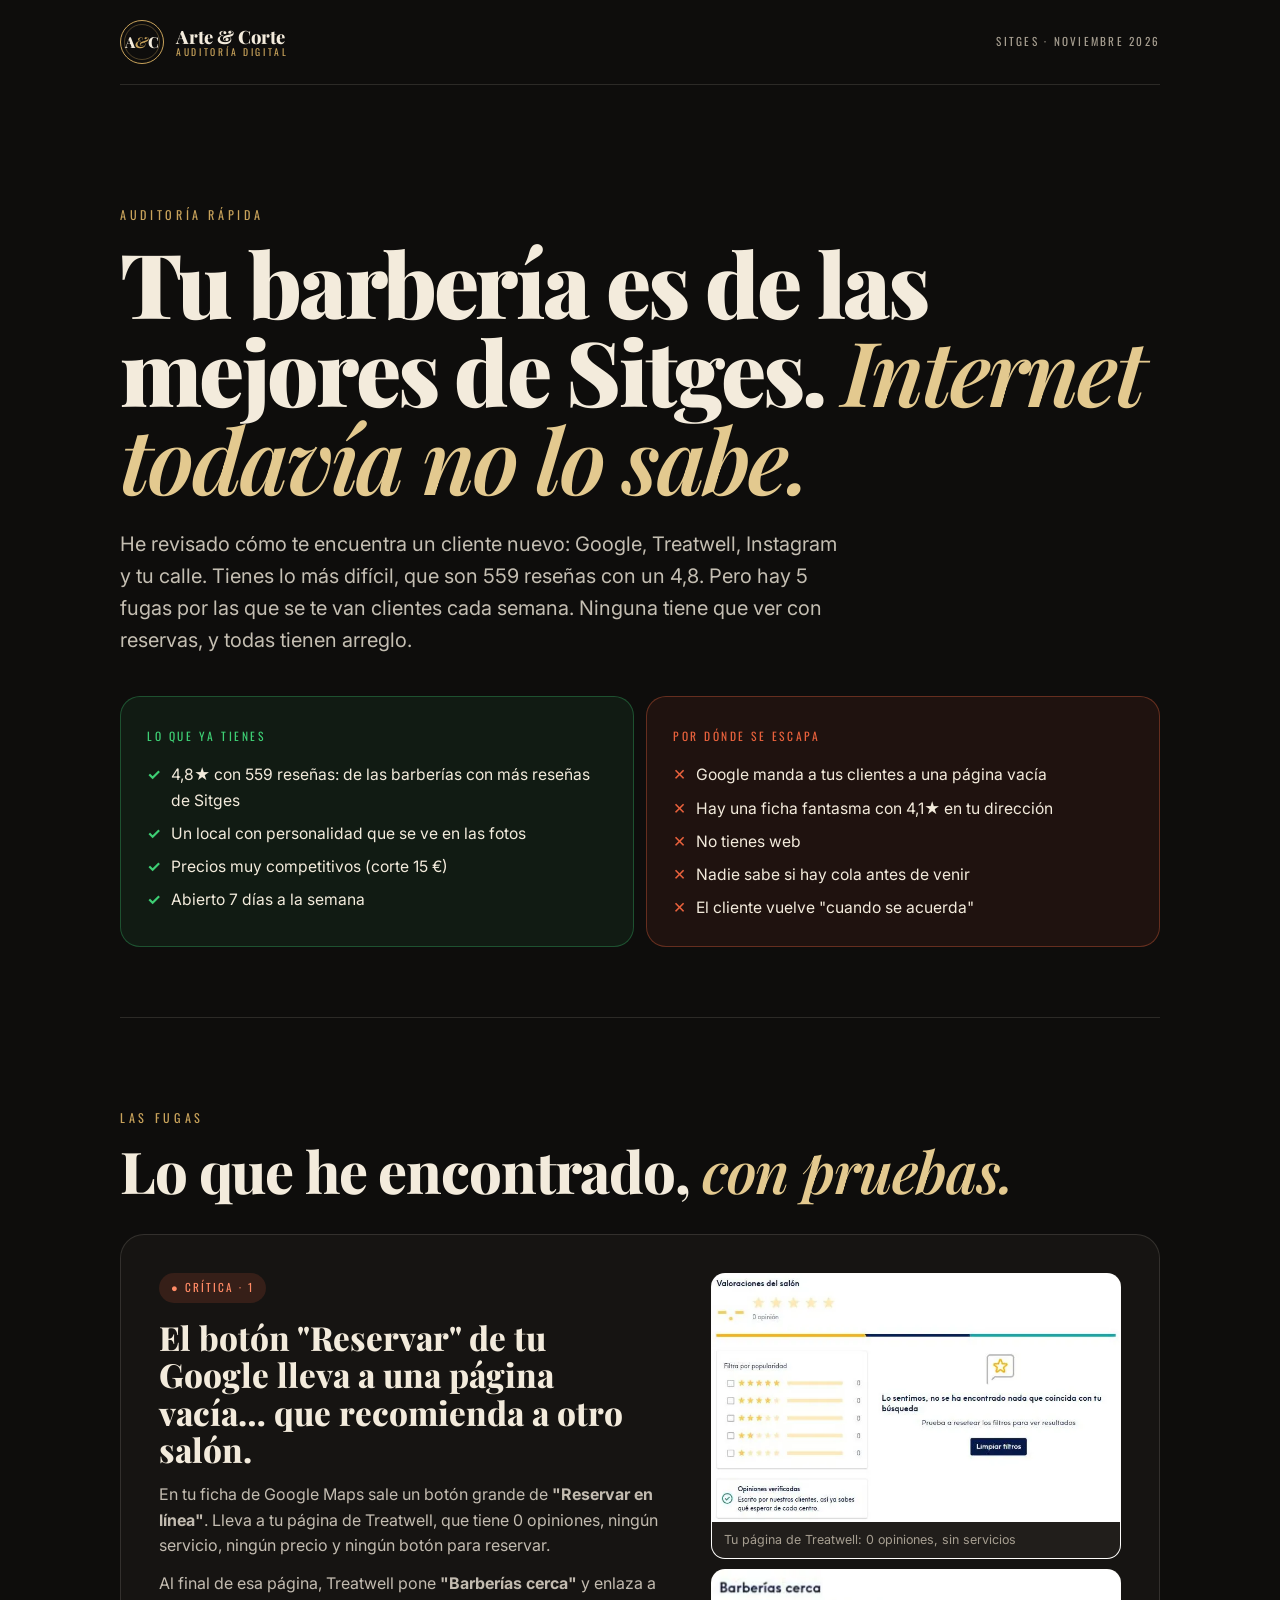
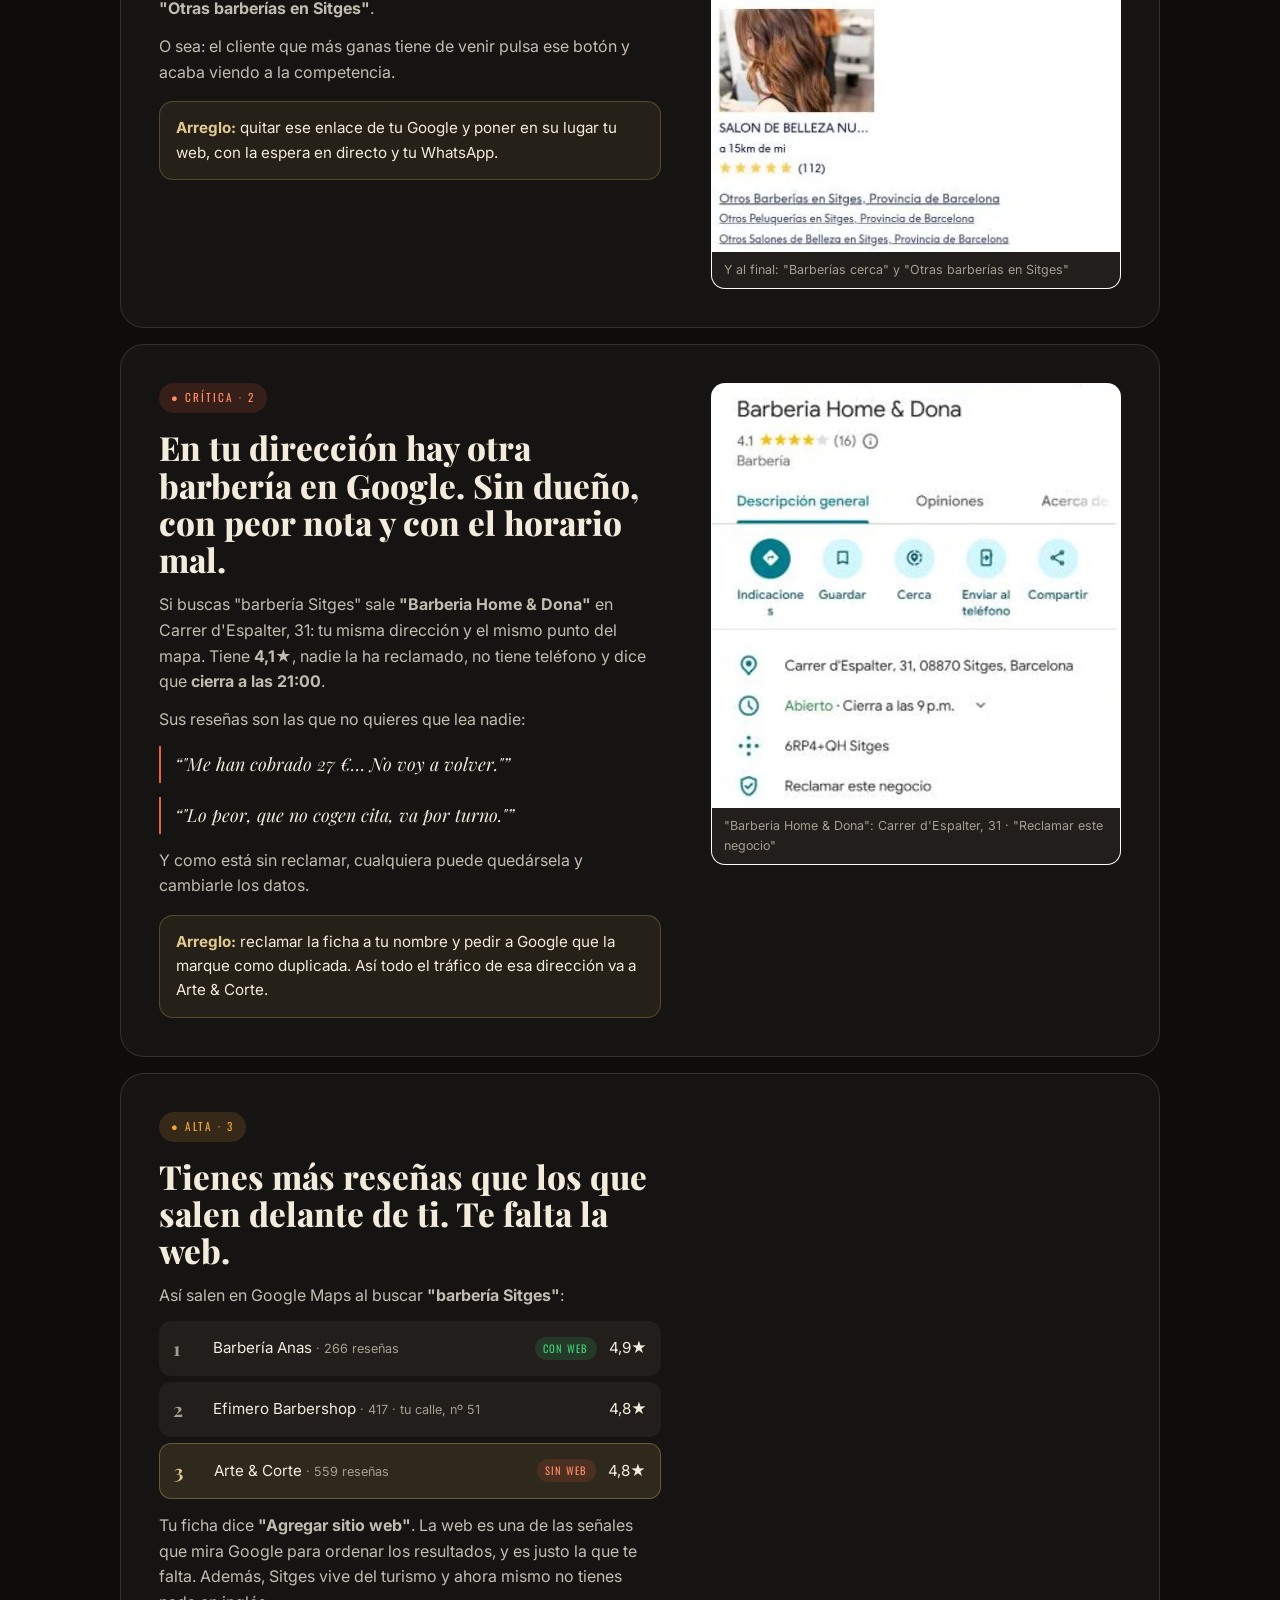
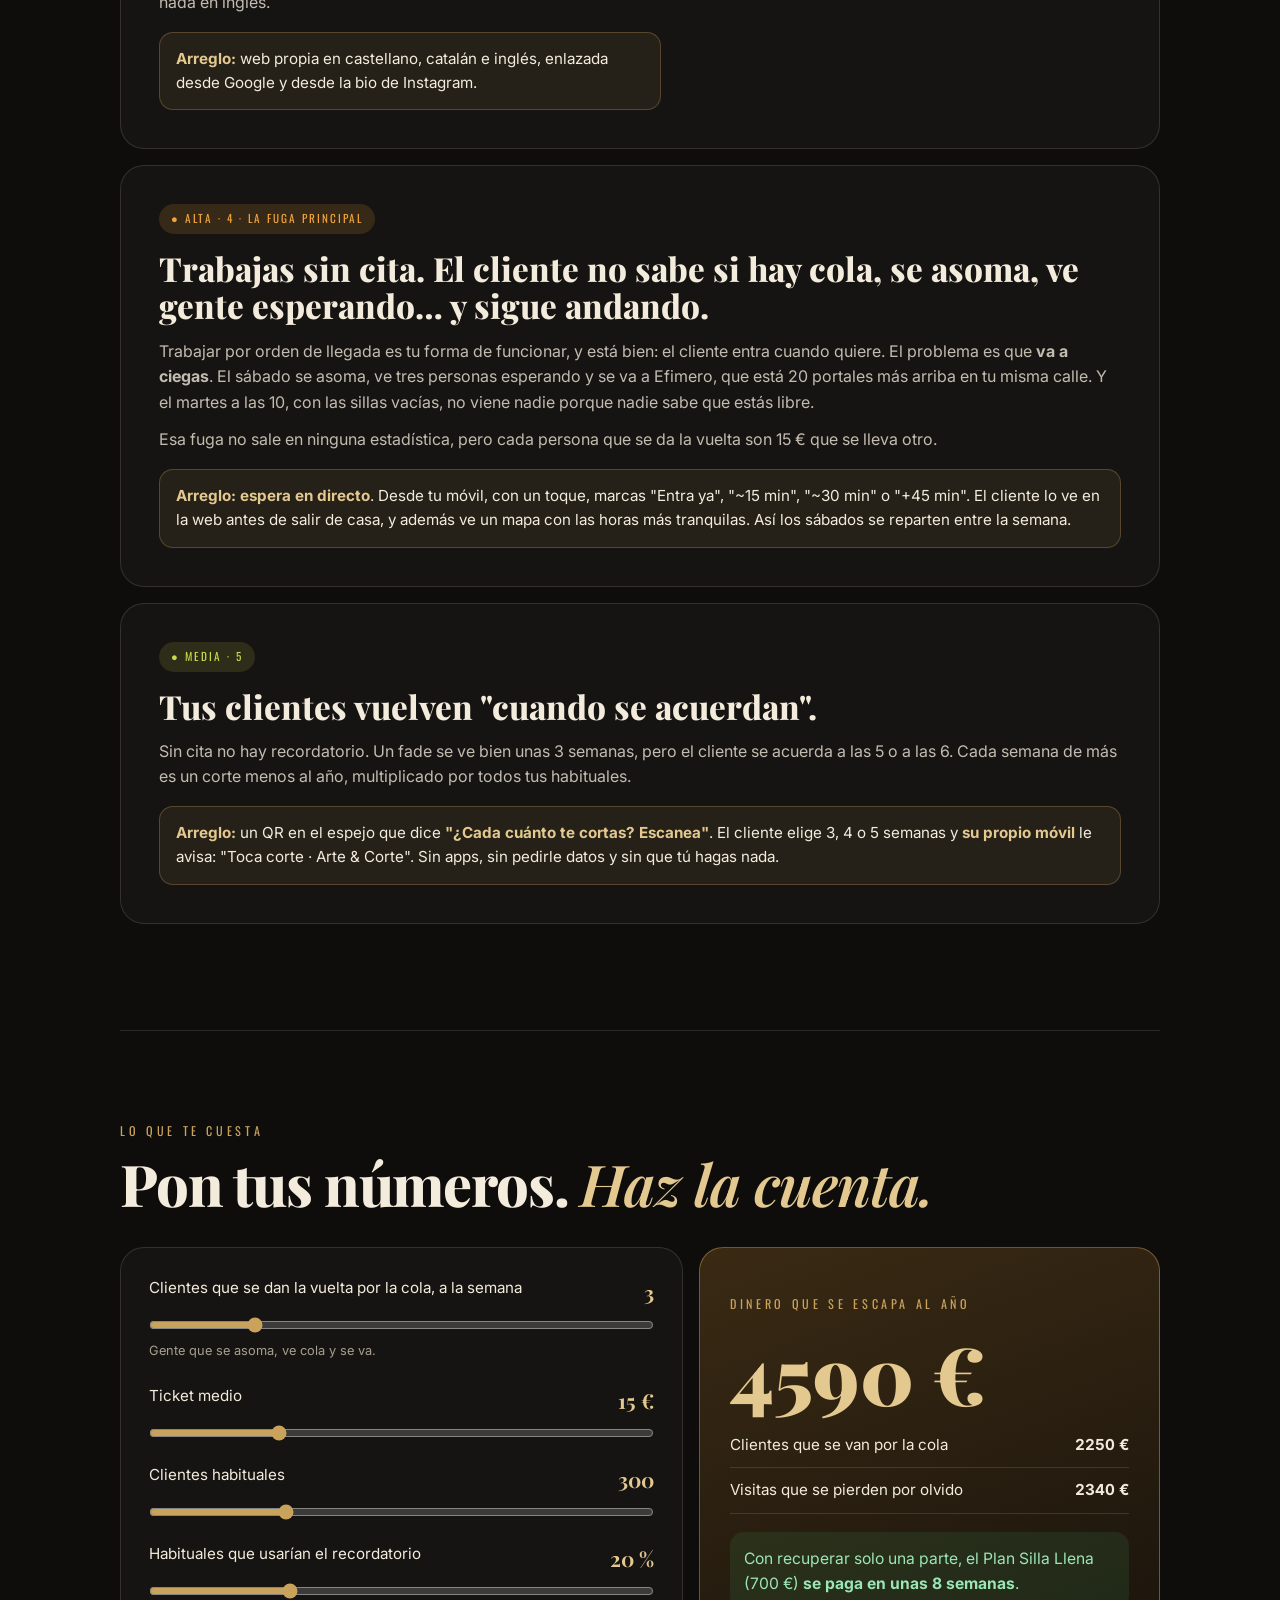
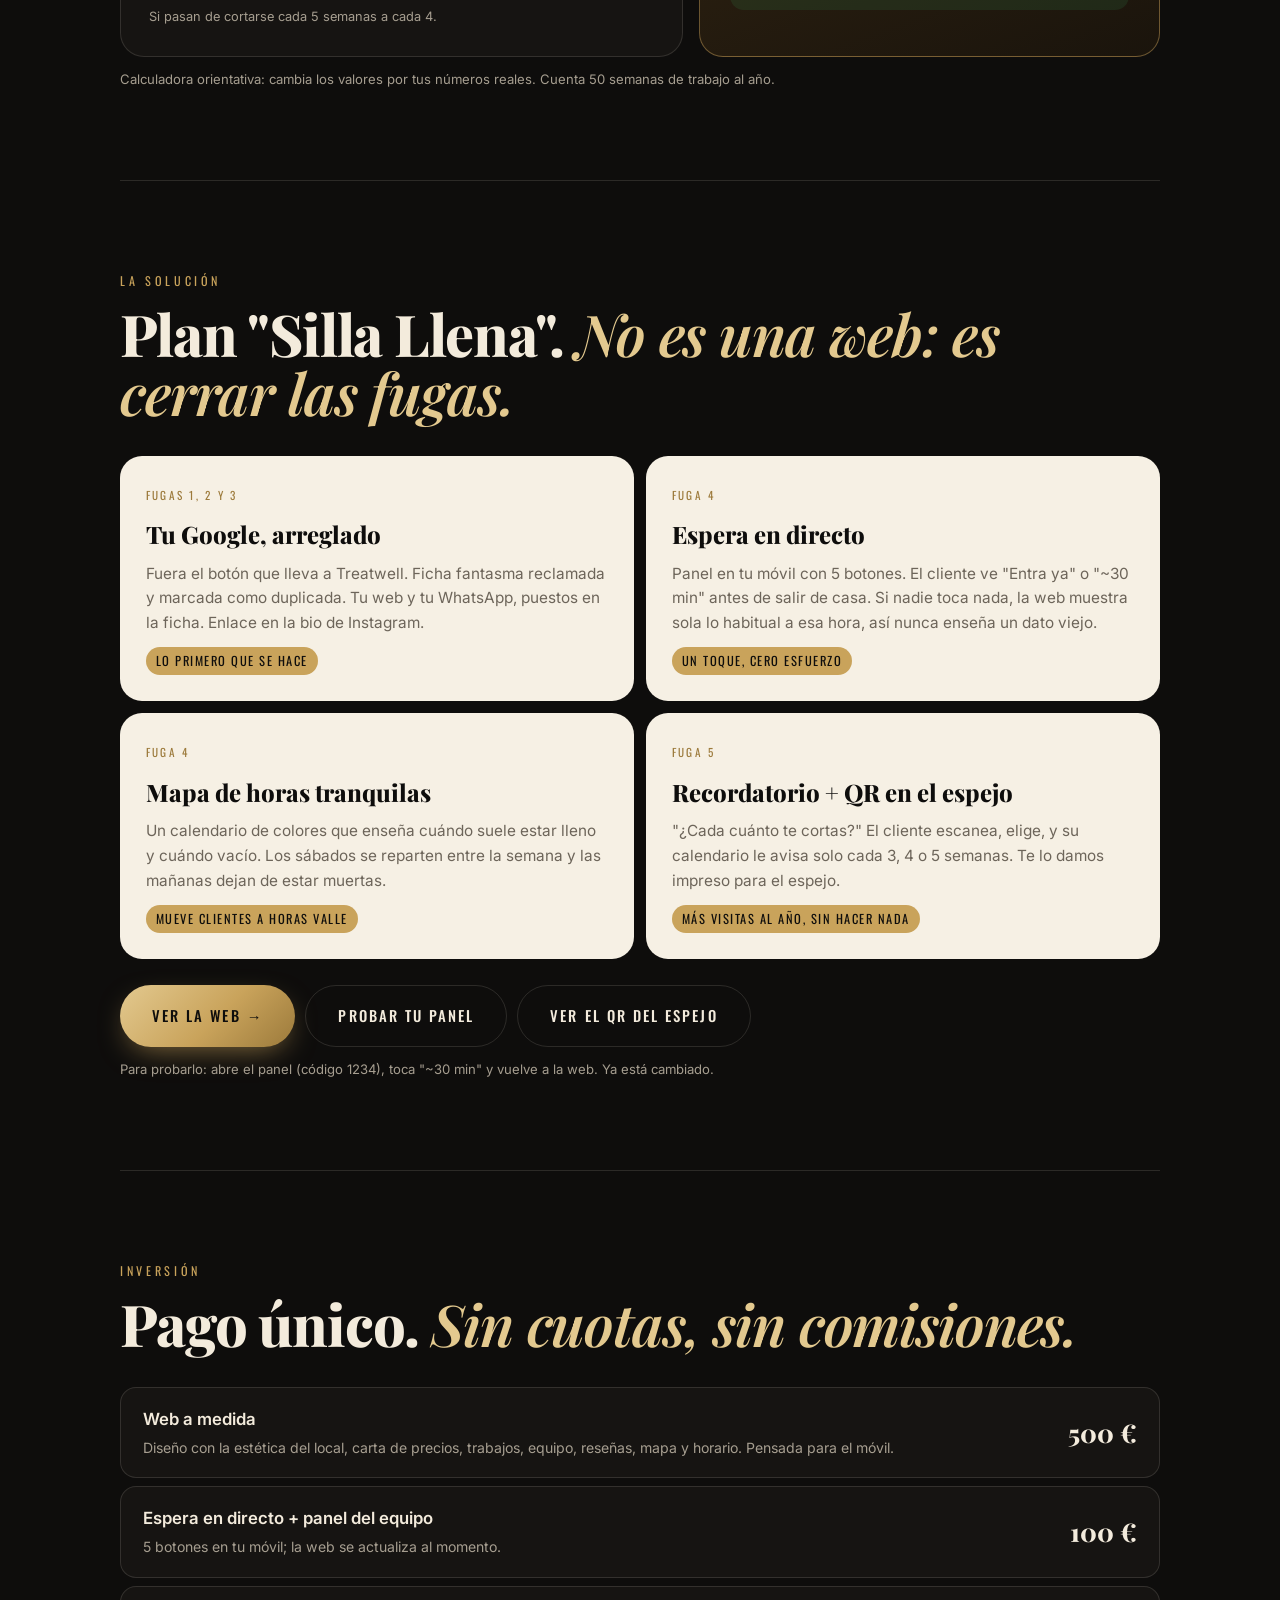
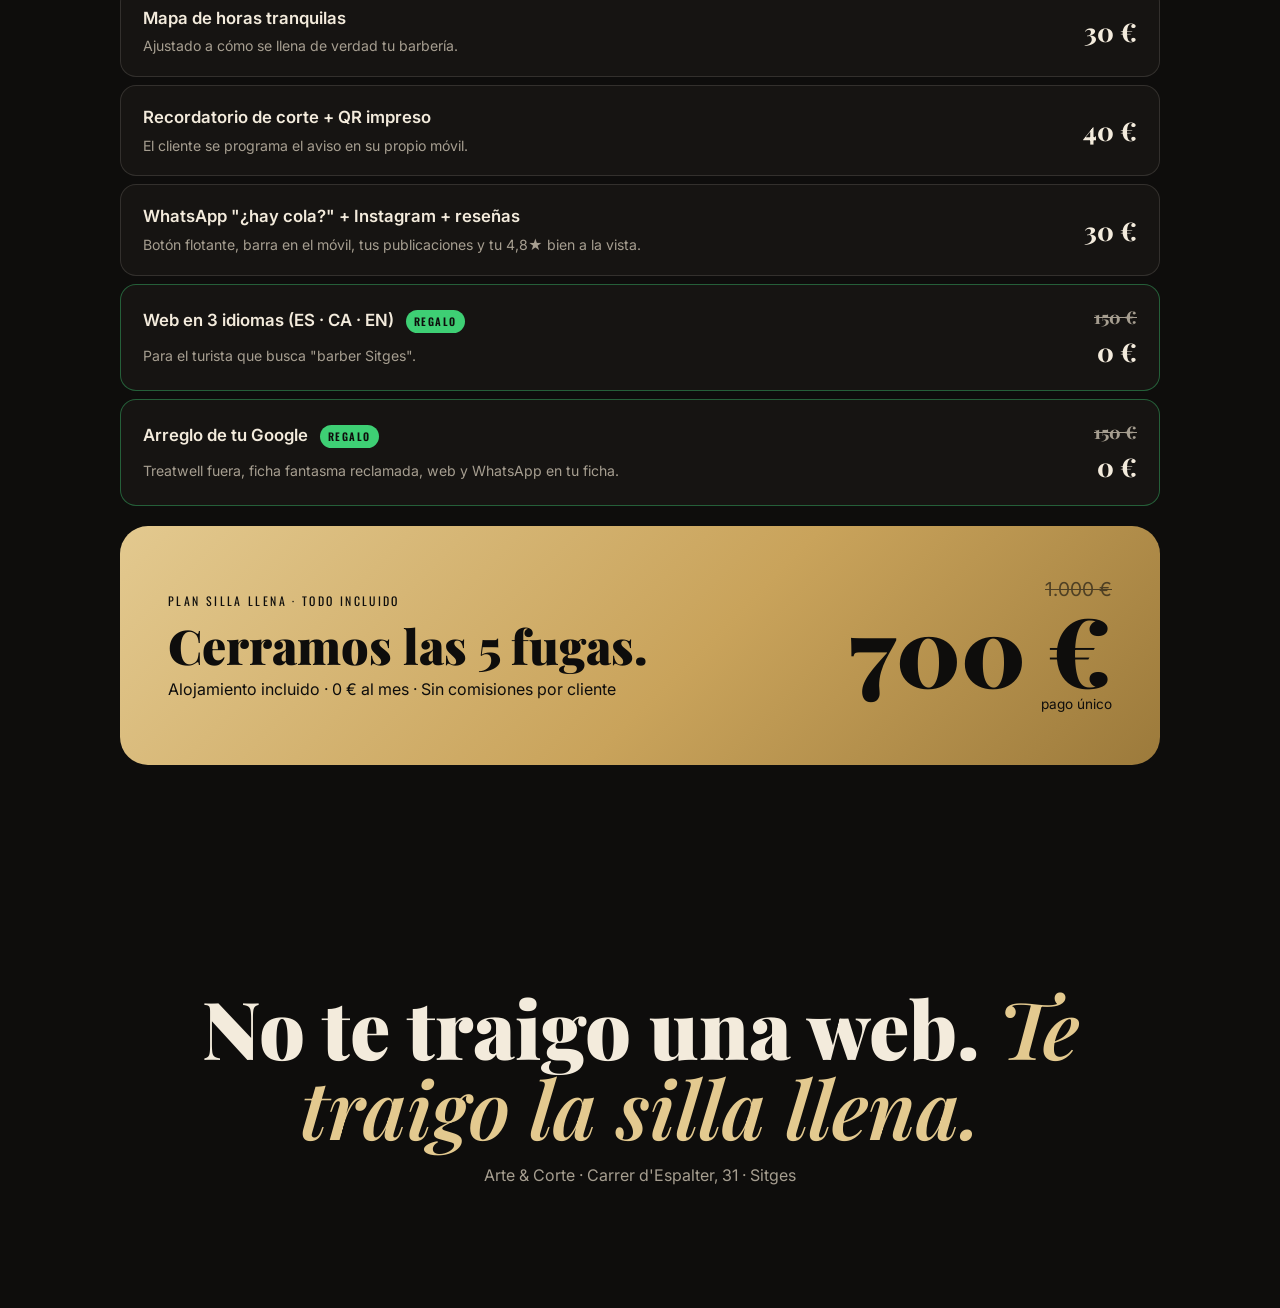
<file: auditoria.html>
<!DOCTYPE html>
<html lang="es">
<head>
<meta charset="utf-8">
<meta name="viewport" content="width=device-width, initial-scale=1, viewport-fit=cover">
<title>Auditoría · Arte & Corte</title>
<meta name="robots" content="noindex, nofollow">
<meta name="theme-color" content="#0d0c0b">
<link rel="icon" href="favicon.png">
<link rel="preconnect" href="https://fonts.googleapis.com"><link rel="preconnect" href="https://fonts.gstatic.com" crossorigin>
<link href="https://fonts.googleapis.com/css2?family=Inter:wght@400;500;600&family=Oswald:wght@400;500;600&family=Playfair+Display:ital,wght@0,600;0,800;0,900;1,600;1,800&display=swap" rel="stylesheet">
<link rel="stylesheet" href="styles.css">
<style>
body{background:var(--ink);color:var(--cream)}
.w{width:min(1040px,100% - 36px);margin-inline:auto}
.top{display:flex;justify-content:space-between;align-items:center;padding:20px 0;border-bottom:1px solid var(--line)}
.top .brand{color:var(--cream)}
.top small.d{font-family:var(--cond);letter-spacing:.2em;text-transform:uppercase;font-size:.7rem;color:var(--muted)}
.hd{padding:clamp(60px,10vw,120px) 0 clamp(40px,6vw,70px)}
.hd h1{font-family:var(--serif);font-weight:900;font-size:clamp(2.6rem,7.5vw,5.6rem);line-height:.98;letter-spacing:-.03em}
.hd h1 em{color:var(--brass2);font-weight:600}
.hd p{font-size:clamp(1.05rem,1.6vw,1.25rem);color:rgba(243,235,220,.8);max-width:56ch;margin-top:26px}
.score{display:grid;grid-template-columns:1fr 1fr;gap:12px;margin-top:40px}
.sc{border-radius:20px;padding:26px;border:1px solid var(--line)}
.sc.good{background:rgba(62,207,116,.07);border-color:rgba(62,207,116,.3)}
.sc.bad{background:rgba(232,97,60,.08);border-color:rgba(232,97,60,.35)}
.sc .k{font-family:var(--cond);text-transform:uppercase;letter-spacing:.22em;font-size:.72rem}
.sc.good .k{color:#3ecf74}.sc.bad .k{color:#e8613c}
.sc ul{list-style:none;margin-top:14px;display:grid;gap:8px}
.sc li{display:flex;gap:10px;font-size:.98rem}
.sc.good li::before{content:"✓";color:#3ecf74;font-weight:700}
.sc.bad li::before{content:"✕";color:#e8613c;font-weight:700}
.sec{padding:clamp(50px,8vw,90px) 0;border-top:1px solid var(--line)}
.sec>.k,.kk{font-family:var(--cond);text-transform:uppercase;letter-spacing:.3em;font-size:.76rem;color:var(--brass);margin-bottom:14px;display:block}
.sec h2{font-family:var(--serif);font-weight:800;font-size:clamp(2rem,5vw,3.6rem);line-height:1.02;letter-spacing:-.02em;margin-bottom:34px}
.sec h2 em{color:var(--brass2);font-weight:600}
.leak{display:grid;grid-template-columns:1.1fr .9fr;gap:clamp(20px,4vw,50px);padding:clamp(22px,3.5vw,38px);border-radius:24px;background:var(--ink2);border:1px solid var(--line);margin-bottom:16px;align-items:start}
.leak.no-img{grid-template-columns:1fr}
.leak>*,.calc>*,.sol>*,.score>*,.offer>*,.it>*{min-width:0}
html,body{overflow-x:hidden}
.sev{display:inline-flex;align-items:center;gap:8px;font-family:var(--cond);letter-spacing:.18em;text-transform:uppercase;font-size:.7rem;padding:6px 12px;border-radius:99px;margin-bottom:16px}
.sev.c{background:rgba(232,97,60,.15);color:#ff8a65}.sev.a{background:rgba(240,164,58,.15);color:#f0a43a}.sev.m{background:rgba(201,216,74,.13);color:#c9d84a}
.leak h3{font-family:var(--serif);font-size:clamp(1.5rem,2.6vw,2.1rem);font-weight:800;line-height:1.12;margin-bottom:14px}
.leak p{color:rgba(243,235,220,.78);margin-bottom:12px}
.leak q{display:block;font-family:var(--serif);font-style:italic;font-size:1.12rem;color:var(--cream);border-left:2px solid #e8613c;padding:4px 0 4px 14px;margin:14px 0}
.fix{margin-top:16px;padding:14px 16px;border-radius:14px;background:rgba(201,163,91,.09);border:1px solid rgba(201,163,91,.3);font-size:.95rem}
.fix b{color:var(--brass2)}
.shots{display:grid;gap:10px}
.shots figure{border-radius:14px;overflow:hidden;border:1px solid var(--line);background:#fff}
.shots figcaption{background:var(--ink3);color:var(--muted);font-size:.78rem;padding:8px 12px}
.shots img{width:100%}
.rank{list-style:none;display:grid;gap:6px;margin-top:10px}
.rank li{display:grid;grid-template-columns:28px 1fr auto auto;gap:12px;align-items:center;padding:12px 14px;border-radius:12px;background:var(--ink3);font-size:.95rem}
.rank li b{font-family:var(--serif);font-size:1.2rem;color:var(--muted)}
.rank li.me{background:rgba(201,163,91,.14);border:1px solid rgba(201,163,91,.4)}
.rank li.me b{color:var(--brass2)}
.rank .web{font-family:var(--cond);font-size:.66rem;letter-spacing:.12em;text-transform:uppercase;padding:3px 8px;border-radius:99px;background:rgba(62,207,116,.15);color:#3ecf74}
.rank .noweb{font-family:var(--cond);font-size:.66rem;letter-spacing:.12em;text-transform:uppercase;padding:3px 8px;border-radius:99px;background:rgba(232,97,60,.15);color:#ff8a65}
.rank small{color:var(--muted)}
/* calculadora */
.calc{display:grid;grid-template-columns:1.1fr .9fr;gap:16px}
.cin{padding:28px;border-radius:24px;background:var(--ink2);border:1px solid var(--line);display:grid;gap:22px}
.cin label{display:grid;gap:8px;font-size:.95rem}
.cin label span{display:flex;justify-content:space-between;gap:10px}
.cin label b{font-family:var(--serif);font-size:1.3rem;color:var(--brass2)}
.cin input[type=range]{width:100%;accent-color:var(--brass)}
.cin small{color:var(--muted);font-size:.8rem}
.cout{padding:30px;border-radius:24px;background:linear-gradient(160deg,#3a2a14,#1a140c);border:1px solid rgba(201,163,91,.45);display:flex;flex-direction:column;justify-content:center}
.cout .big{font-family:var(--serif);font-weight:900;font-size:clamp(3rem,7vw,5rem);line-height:1;color:var(--brass2);margin:6px 0 10px}
.cout p{color:rgba(243,235,220,.8)}
.cout .row{display:flex;justify-content:space-between;padding:10px 0;border-bottom:1px solid var(--line);font-size:.95rem}
.cout .row b{font-variant-numeric:tabular-nums}
.cout .pay{margin-top:18px;padding:14px;border-radius:14px;background:rgba(62,207,116,.1);color:#9be6b5;font-size:.98rem}
.note{color:var(--muted);font-size:.82rem;margin-top:12px}
/* solución */
.sol{display:grid;grid-template-columns:repeat(2,1fr);gap:12px}
.si{padding:26px;border-radius:22px;background:var(--paper);color:var(--ink)}
.si .n{font-family:var(--cond);letter-spacing:.2em;font-size:.7rem;text-transform:uppercase;color:var(--brassD)}
.si h3{font-family:var(--serif);font-size:1.5rem;font-weight:800;margin:8px 0}
.si p{color:var(--mutedD);font-size:.96rem}
.si .t{display:inline-block;margin-top:12px;font-size:.78rem;font-family:var(--cond);letter-spacing:.12em;text-transform:uppercase;color:var(--ink);background:var(--brass);padding:4px 10px;border-radius:99px}
.demo-btns{display:flex;gap:10px;flex-wrap:wrap;margin-top:26px}
/* precio */
.items{display:grid;gap:8px}
.it{display:grid;grid-template-columns:1fr auto;gap:4px 20px;align-items:center;padding:18px 22px;border-radius:16px;background:var(--ink2);border:1px solid var(--line)}
.it h4{font-size:1.05rem;font-weight:600}
.it p{grid-column:1;color:var(--muted);font-size:.88rem}
.it .pr{grid-row:1/3;grid-column:2;font-family:var(--serif);font-weight:800;font-size:1.6rem;text-align:right}
.it.gift{border-color:rgba(62,207,116,.4)}
.it.gift .pr s{color:var(--muted);font-size:1.1rem;display:block}
.it .g{display:inline-block;font-family:var(--cond);letter-spacing:.14em;text-transform:uppercase;font-size:.66rem;color:var(--ink);background:#3ecf74;padding:3px 8px;border-radius:99px;margin-left:8px;vertical-align:middle}
.offer{margin-top:20px;padding:clamp(28px,4vw,48px);border-radius:28px;background:linear-gradient(135deg,var(--brass2),var(--brass) 55%,var(--brassD));color:var(--ink);display:grid;grid-template-columns:1fr auto;gap:20px;align-items:center}
.offer small{font-family:var(--cond);letter-spacing:.2em;text-transform:uppercase;font-size:.74rem}
.offer h3{font-family:var(--serif);font-weight:900;font-size:clamp(2rem,4vw,3rem);line-height:1;margin:8px 0}
.offer .p{text-align:right}
.offer .p s{font-size:1.2rem;opacity:.6}
.offer .p b{display:block;font-family:var(--serif);font-weight:900;font-size:clamp(3.6rem,9vw,6rem);line-height:.9}
.offer .p span{font-size:.85rem}
.end{padding:clamp(60px,10vw,120px) 0;text-align:center}
.end h2{font-family:var(--serif);font-weight:900;font-size:clamp(2.4rem,7vw,5rem);line-height:1}
.end h2 em{color:var(--brass2);font-weight:600}
.end p{color:var(--muted);margin-top:16px}
@media (max-width:760px){.score,.calc,.sol,.leak{grid-template-columns:1fr}.offer{grid-template-columns:1fr}.offer .p{text-align:left}.it{grid-template-columns:1fr}.it .pr{grid-row:auto;grid-column:1;text-align:left}}
</style>
</head>
<body>

<div class="w top">
  <span class="brand"><span class="brand-mark">A<em>&amp;</em>C</span><span class="brand-txt"><b>Arte &amp; Corte</b><small>Auditoría digital</small></span></span>
  <small class="d">Sitges · noviembre 2026</small>
</div>

<header class="w hd">
  <span class="kk">Auditoría rápida</span>
  <h1>Tu barbería es de las mejores de Sitges. <em>Internet todavía no lo sabe.</em></h1>
  <p>He revisado cómo te encuentra un cliente nuevo: Google, Treatwell, Instagram y tu calle. Tienes lo más difícil, que son 559 reseñas con un 4,8. Pero hay 5 fugas por las que se te van clientes cada semana. Ninguna tiene que ver con reservas, y todas tienen arreglo.</p>
  <div class="score">
    <div class="sc good"><span class="k">Lo que ya tienes</span><ul><li>4,8★ con 559 reseñas: de las barberías con más reseñas de Sitges</li><li>Un local con personalidad que se ve en las fotos</li><li>Precios muy competitivos (corte 15 €)</li><li>Abierto 7 días a la semana</li></ul></div>
    <div class="sc bad"><span class="k">Por dónde se escapa</span><ul><li>Google manda a tus clientes a una página vacía</li><li>Hay una ficha fantasma con 4,1★ en tu dirección</li><li>No tienes web</li><li>Nadie sabe si hay cola antes de venir</li><li>El cliente vuelve "cuando se acuerda"</li></ul></div>
  </div>
</header>

<section class="w sec">
  <span class="k">Las fugas</span>
  <h2>Lo que he encontrado, <em>con pruebas.</em></h2>

  <article class="leak">
    <div>
      <span class="sev c">● Crítica · 1</span>
      <h3>El botón "Reservar" de tu Google lleva a una página vacía… que recomienda a otro salón.</h3>
      <p>En tu ficha de Google Maps sale un botón grande de <b>"Reservar en línea"</b>. Lleva a tu página de Treatwell, que tiene 0 opiniones, ningún servicio, ningún precio y ningún botón para reservar.</p>
      <p>Al final de esa página, Treatwell pone <b>"Barberías cerca"</b> y enlaza a <b>"Otras barberías en Sitges"</b>.</p>
      <p>O sea: el cliente que más ganas tiene de venir pulsa ese botón y acaba viendo a la competencia.</p>
      <div class="fix"><b>Arreglo:</b> quitar ese enlace de tu Google y poner en su lugar tu web, con la espera en directo y tu WhatsApp.</div>
    </div>
    <div class="shots">
      <figure><img src="img/audit/treatwell-vacio.webp" alt="Página de Treatwell sin opiniones" loading="lazy"><figcaption>Tu página de Treatwell: 0 opiniones, sin servicios</figcaption></figure>
      <figure><img src="img/audit/treatwell-competencia.webp" alt="Treatwell recomendando otros salones" loading="lazy"><figcaption>Y al final: "Barberías cerca" y "Otras barberías en Sitges"</figcaption></figure>
    </div>
  </article>

  <article class="leak">
    <div>
      <span class="sev c">● Crítica · 2</span>
      <h3>En tu dirección hay otra barbería en Google. Sin dueño, con peor nota y con el horario mal.</h3>
      <p>Si buscas "barbería Sitges" sale <b>"Barberia Home &amp; Dona"</b> en Carrer d'Espalter, 31: tu misma dirección y el mismo punto del mapa. Tiene <b>4,1★</b>, nadie la ha reclamado, no tiene teléfono y dice que <b>cierra a las 21:00</b>.</p>
      <p>Sus reseñas son las que no quieres que lea nadie:</p>
      <q>"Me han cobrado 27 €… No voy a volver."</q>
      <q>"Lo peor, que no cogen cita, va por turno."</q>
      <p>Y como está sin reclamar, cualquiera puede quedársela y cambiarle los datos.</p>
      <div class="fix"><b>Arreglo:</b> reclamar la ficha a tu nombre y pedir a Google que la marque como duplicada. Así todo el tráfico de esa dirección va a Arte &amp; Corte.</div>
    </div>
    <div class="shots"><figure><img src="img/audit/ficha-fantasma.webp" alt="Ficha de Barberia Home & Dona en Google Maps" loading="lazy"><figcaption>"Barberia Home &amp; Dona": Carrer d'Espalter, 31 · "Reclamar este negocio"</figcaption></figure></div>
  </article>

  <article class="leak">
    <div>
      <span class="sev a">● Alta · 3</span>
      <h3>Tienes más reseñas que los que salen delante de ti. Te falta la web.</h3>
      <p>Así salen en Google Maps al buscar <b>"barbería Sitges"</b>:</p>
      <ol class="rank">
        <li><b>1</b><span>Barbería Anas <small>· 266 reseñas</small></span><span class="web">con web</span><span>4,9★</span></li>
        <li><b>2</b><span>Efimero Barbershop <small>· 417 · tu calle, nº 51</small></span><span></span><span>4,8★</span></li>
        <li class="me"><b>3</b><span>Arte &amp; Corte <small>· 559 reseñas</small></span><span class="noweb">sin web</span><span>4,8★</span></li>
      </ol>
      <p style="margin-top:14px">Tu ficha dice <b>"Agregar sitio web"</b>. La web es una de las señales que mira Google para ordenar los resultados, y es justo la que te falta. Además, Sitges vive del turismo y ahora mismo no tienes nada en inglés.</p>
      <div class="fix"><b>Arreglo:</b> web propia en castellano, catalán e inglés, enlazada desde Google y desde la bio de Instagram.</div>
    </div>
  </article>

  <article class="leak no-img">
    <div>
      <span class="sev a">● Alta · 4 · La fuga principal</span>
      <h3>Trabajas sin cita. El cliente no sabe si hay cola, se asoma, ve gente esperando… y sigue andando.</h3>
      <p>Trabajar por orden de llegada es tu forma de funcionar, y está bien: el cliente entra cuando quiere. El problema es que <b>va a ciegas</b>. El sábado se asoma, ve tres personas esperando y se va a Efimero, que está 20 portales más arriba en tu misma calle. Y el martes a las 10, con las sillas vacías, no viene nadie porque nadie sabe que estás libre.</p>
      <p>Esa fuga no sale en ninguna estadística, pero cada persona que se da la vuelta son 15 € que se lleva otro.</p>
      <div class="fix"><b>Arreglo:</b> <b>espera en directo</b>. Desde tu móvil, con un toque, marcas "Entra ya", "~15 min", "~30 min" o "+45 min". El cliente lo ve en la web antes de salir de casa, y además ve un mapa con las horas más tranquilas. Así los sábados se reparten entre la semana.</div>
    </div>
  </article>

  <article class="leak no-img">
    <div>
      <span class="sev m">● Media · 5</span>
      <h3>Tus clientes vuelven "cuando se acuerdan".</h3>
      <p>Sin cita no hay recordatorio. Un fade se ve bien unas 3 semanas, pero el cliente se acuerda a las 5 o a las 6. Cada semana de más es un corte menos al año, multiplicado por todos tus habituales.</p>
      <div class="fix"><b>Arreglo:</b> un QR en el espejo que dice <b>"¿Cada cuánto te cortas? Escanea"</b>. El cliente elige 3, 4 o 5 semanas y <b>su propio móvil</b> le avisa: "Toca corte · Arte &amp; Corte". Sin apps, sin pedirle datos y sin que tú hagas nada.</div>
    </div>
  </article>
</section>

<section class="w sec">
  <span class="k">Lo que te cuesta</span>
  <h2>Pon tus números. <em>Haz la cuenta.</em></h2>
  <div class="calc">
    <div class="cin">
      <label><span>Clientes que se dan la vuelta por la cola, a la semana <b id="vSe">3</b></span><input type="range" id="se" min="0" max="15" value="3"><small>Gente que se asoma, ve cola y se va.</small></label>
      <label><span>Ticket medio <b id="vTk">15 €</b></span><input type="range" id="tk" min="10" max="30" value="15"></label>
      <label><span>Clientes habituales <b id="vHb">300</b></span><input type="range" id="hb" min="50" max="1000" step="25" value="300"></label>
      <label><span>Habituales que usarían el recordatorio <b id="vPc">20 %</b></span><input type="range" id="pc" min="5" max="60" step="5" value="20"><small>Si pasan de cortarse cada 5 semanas a cada 4.</small></label>
    </div>
    <div class="cout">
      <span class="kk">Dinero que se escapa al año</span>
      <div class="big" id="tot">0 €</div>
      <div class="row"><span>Clientes que se van por la cola</span><b id="o1">0 €</b></div>
      <div class="row"><span>Visitas que se pierden por olvido</span><b id="o2">0 €</b></div>
      <div class="pay" id="pay"></div>
    </div>
  </div>
  <p class="note">Calculadora orientativa: cambia los valores por tus números reales. Cuenta 50 semanas de trabajo al año.</p>
</section>

<section class="w sec" id="solucion">
  <span class="k">La solución</span>
  <h2>Plan "Silla Llena". <em>No es una web: es cerrar las fugas.</em></h2>
  <div class="sol">
    <div class="si"><span class="n">Fugas 1, 2 y 3</span><h3>Tu Google, arreglado</h3><p>Fuera el botón que lleva a Treatwell. Ficha fantasma reclamada y marcada como duplicada. Tu web y tu WhatsApp, puestos en la ficha. Enlace en la bio de Instagram.</p><span class="t">Lo primero que se hace</span></div>
    <div class="si"><span class="n">Fuga 4</span><h3>Espera en directo</h3><p>Panel en tu móvil con 5 botones. El cliente ve "Entra ya" o "~30 min" antes de salir de casa. Si nadie toca nada, la web muestra sola lo habitual a esa hora, así nunca enseña un dato viejo.</p><span class="t">Un toque, cero esfuerzo</span></div>
    <div class="si"><span class="n">Fuga 4</span><h3>Mapa de horas tranquilas</h3><p>Un calendario de colores que enseña cuándo suele estar lleno y cuándo vacío. Los sábados se reparten entre la semana y las mañanas dejan de estar muertas.</p><span class="t">Mueve clientes a horas valle</span></div>
    <div class="si"><span class="n">Fuga 5</span><h3>Recordatorio + QR en el espejo</h3><p>"¿Cada cuánto te cortas?" El cliente escanea, elige, y su calendario le avisa solo cada 3, 4 o 5 semanas. Te lo damos impreso para el espejo.</p><span class="t">Más visitas al año, sin hacer nada</span></div>
  </div>
  <div class="demo-btns">
    <a class="btn btn-brass btn-lg" href="./" target="_blank">Ver la web →</a>
    <a class="btn btn-line-light btn-lg" href="panel.html" target="_blank">Probar tu panel</a>
    <a class="btn btn-line-light btn-lg" href="qr.html" target="_blank">Ver el QR del espejo</a>
  </div>
  <p class="note">Para probarlo: abre el panel (código 1234), toca "~30 min" y vuelve a la web. Ya está cambiado.</p>
</section>

<section class="w sec">
  <span class="k">Inversión</span>
  <h2>Pago único. <em>Sin cuotas, sin comisiones.</em></h2>
  <div class="items">
    <div class="it"><h4>Web a medida</h4><p>Diseño con la estética del local, carta de precios, trabajos, equipo, reseñas, mapa y horario. Pensada para el móvil.</p><div class="pr">500 €</div></div>
    <div class="it"><h4>Espera en directo + panel del equipo</h4><p>5 botones en tu móvil; la web se actualiza al momento.</p><div class="pr">100 €</div></div>
    <div class="it"><h4>Mapa de horas tranquilas</h4><p>Ajustado a cómo se llena de verdad tu barbería.</p><div class="pr">30 €</div></div>
    <div class="it"><h4>Recordatorio de corte + QR impreso</h4><p>El cliente se programa el aviso en su propio móvil.</p><div class="pr">40 €</div></div>
    <div class="it"><h4>WhatsApp "¿hay cola?" + Instagram + reseñas</h4><p>Botón flotante, barra en el móvil, tus publicaciones y tu 4,8★ bien a la vista.</p><div class="pr">30 €</div></div>
    <div class="it gift"><h4>Web en 3 idiomas (ES · CA · EN) <span class="g">Regalo</span></h4><p>Para el turista que busca "barber Sitges".</p><div class="pr"><s>150 €</s>0 €</div></div>
    <div class="it gift"><h4>Arreglo de tu Google <span class="g">Regalo</span></h4><p>Treatwell fuera, ficha fantasma reclamada, web y WhatsApp en tu ficha.</p><div class="pr"><s>150 €</s>0 €</div></div>
  </div>
  <div class="offer">
    <div><small>Plan Silla Llena · todo incluido</small><h3>Cerramos las 5 fugas.</h3><span>Alojamiento incluido · 0 € al mes · Sin comisiones por cliente</span></div>
    <div class="p"><s>1.000 €</s><b>700 €</b><span>pago único</span></div>
  </div>
  <p class="note" id="payNote"></p>
</section>

<section class="w end">
  <h2>No te traigo una web. <em>Te traigo la silla llena.</em></h2>
  <p>Arte &amp; Corte · Carrer d'Espalter, 31 · Sitges</p>
</section>

<script>
(() => {
  const $ = s => document.getElementById(s), eur = n => Math.round(n).toLocaleString("es-ES") + " €", PRICE = 700;
  function calc() {
    const se = +$("se").value, tk = +$("tk").value, hb = +$("hb").value, pc = +$("pc").value;
    $("vSe").textContent = se; $("vTk").textContent = tk + " €"; $("vHb").textContent = hb; $("vPc").textContent = pc + " %";
    const o1 = se * tk * 50;
    const o2 = hb * (pc / 100) * (52 / 4 - 52 / 5) * tk;
    const tot = o1 + o2;
    $("o1").textContent = eur(o1); $("o2").textContent = eur(o2); $("tot").textContent = eur(tot);
    const weeks = tot > 0 ? Math.ceil(PRICE / (tot / 52)) : null;
    $("pay").innerHTML = weeks ? `Con recuperar solo una parte, el Plan Silla Llena (${PRICE} €) <b>se paga en unas ${weeks} semanas</b>.` : "Mueve los valores para ver la cuenta.";
  }
  ["se", "tk", "hb", "pc"].forEach(id => $(id).addEventListener("input", calc)); calc();
})();
</script>
</body>
</html>
</file>
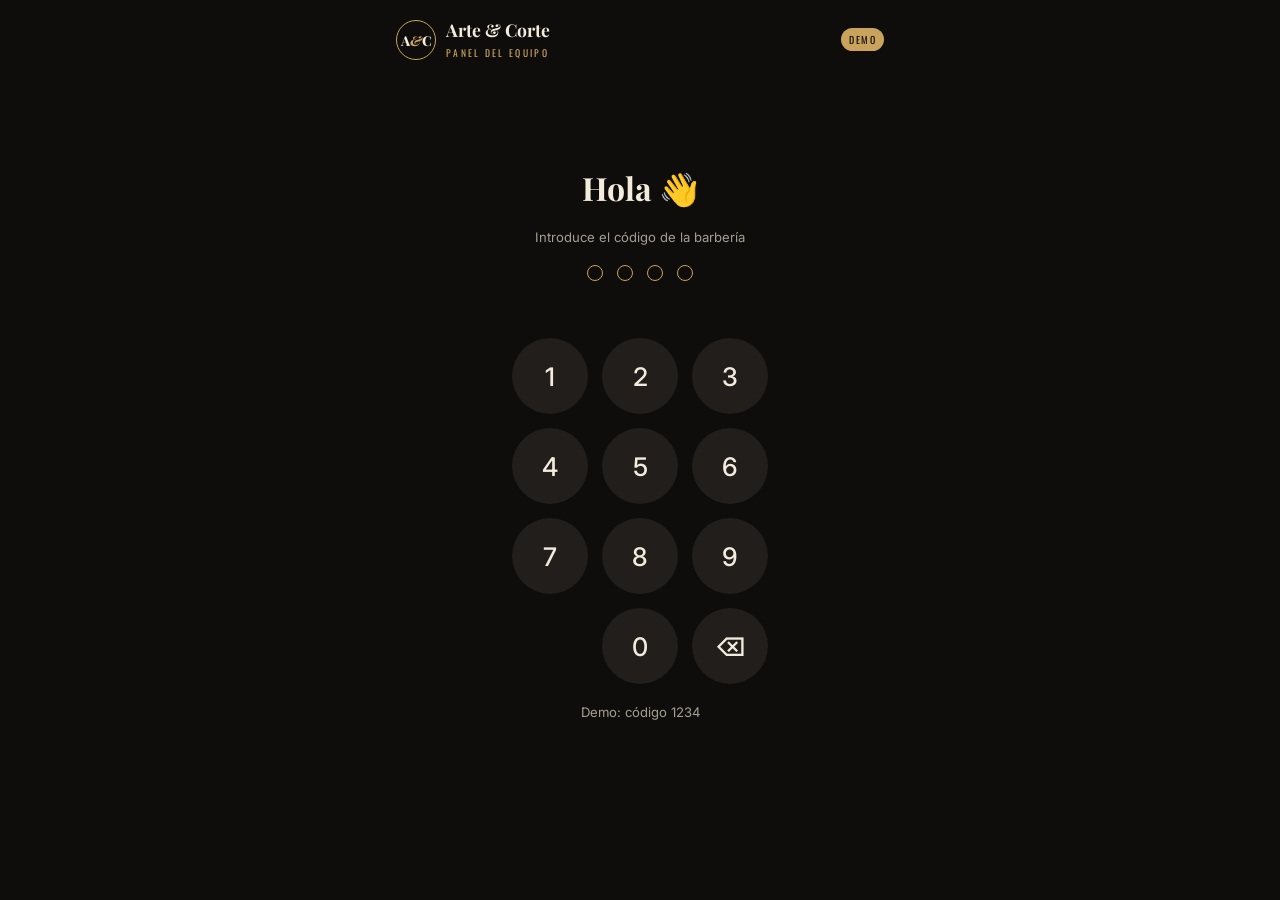
<file: panel.html>
<!DOCTYPE html>
<html lang="es">
<head>
<meta charset="utf-8">
<meta name="viewport" content="width=device-width, initial-scale=1, viewport-fit=cover, user-scalable=no">
<title>Panel · Arte & Corte</title>
<meta name="robots" content="noindex, nofollow">
<meta name="theme-color" content="#0d0c0b">
<meta name="apple-mobile-web-app-capable" content="yes">
<meta name="apple-mobile-web-app-title" content="Espera A&C">
<link rel="icon" href="favicon.png"><link rel="apple-touch-icon" href="favicon.png">
<link rel="preconnect" href="https://fonts.googleapis.com"><link rel="preconnect" href="https://fonts.gstatic.com" crossorigin>
<link href="https://fonts.googleapis.com/css2?family=Inter:wght@400;500;600&family=Oswald:wght@400;500&family=Playfair+Display:ital,wght@0,800;0,900;1,600&display=swap" rel="stylesheet">
<style>
:root{--ink:#0e0d0c;--ink2:#171513;--ink3:#211e1b;--cream:#f3ebdc;--brass:#c9a35b;--brass2:#e3c98f;--muted:#a69e90;--line:rgba(243,235,220,.13);--serif:"Playfair Display",Georgia,serif;--cond:"Oswald",sans-serif;--sans:"Inter",system-ui,sans-serif}
*{box-sizing:border-box;margin:0;padding:0;-webkit-tap-highlight-color:transparent}
html,body{background:var(--ink);color:var(--cream);font-family:var(--sans);min-height:100%}
body{padding:max(18px,env(safe-area-inset-top)) 16px max(24px,env(safe-area-inset-bottom));max-width:520px;margin:0 auto}
button{font:inherit;color:inherit;border:0;background:none;cursor:pointer}
.top{display:flex;align-items:center;justify-content:space-between;margin-bottom:22px}
.brand{display:flex;align-items:center;gap:10px}
.mark{width:40px;height:40px;border:1.5px solid var(--brass);border-radius:50%;display:flex;align-items:center;justify-content:center;font-family:var(--serif);font-weight:800;font-size:.85rem}
.mark em{color:var(--brass)}
.brand b{font-family:var(--serif);font-size:1.1rem;display:block}.brand small{font-family:var(--cond);letter-spacing:.24em;font-size:.6rem;color:var(--brass);text-transform:uppercase}
.k{font-family:var(--cond);text-transform:uppercase;letter-spacing:.22em;font-size:.7rem;color:var(--muted);margin-bottom:10px}
.demo{font-family:var(--cond);font-size:.62rem;letter-spacing:.14em;text-transform:uppercase;color:var(--ink);background:var(--brass);padding:4px 8px;border-radius:99px}
/* pin */
.pin{min-height:80vh;display:flex;flex-direction:column;justify-content:center;align-items:center;text-align:center;gap:20px}
.pin h1{font-family:var(--serif);font-size:2rem}
.dots{display:flex;gap:14px}.dots i{width:16px;height:16px;border-radius:50%;border:1.5px solid var(--brass)}.dots i.f{background:var(--brass)}
.pad{display:grid;grid-template-columns:repeat(3,76px);gap:14px}
.pad button{height:76px;border-radius:50%;background:var(--ink3);font-size:1.6rem;font-weight:500;transition:background .15s}
.pad button:active{background:var(--brass);color:var(--ink)}
.err{color:#e8613c;min-height:1.2em;font-size:.9rem}
.hint{color:var(--muted);font-size:.82rem}
.shake{animation:sh .4s}@keyframes sh{25%{transform:translateX(-8px)}75%{transform:translateX(8px)}}
/* app */
.preview{--wc:#3ecf74;border-radius:20px;padding:20px;background:var(--ink2);border:1px solid color-mix(in srgb,var(--wc) 50%,transparent);margin-bottom:22px;position:relative;overflow:hidden}
.preview::before{content:"";position:absolute;inset:0 0 auto;height:3px;background:var(--wc)}
.pv-tag{display:inline-flex;align-items:center;gap:8px;font-family:var(--cond);letter-spacing:.2em;font-size:.68rem;color:var(--wc);text-transform:uppercase}
.ld{width:8px;height:8px;border-radius:50%;background:var(--wc)}
.pv-big{font-family:var(--serif);font-weight:900;font-size:2.8rem;color:var(--wc);line-height:1;margin:10px 0 6px}
.pv-sub{color:var(--muted);font-size:.9rem}
.who{display:flex;gap:6px;flex-wrap:wrap;margin-bottom:22px}
.who button{padding:9px 14px;border-radius:99px;border:1px solid var(--line);font-size:.9rem}
.who button.on{background:var(--cream);color:var(--ink);border-color:var(--cream)}
.levels{display:grid;gap:10px}
.lv{display:flex;align-items:center;gap:16px;padding:18px 20px;border-radius:18px;background:var(--ink2);border:2px solid transparent;text-align:left;transition:transform .12s,border-color .2s,background .2s}
.lv:active{transform:scale(.98)}
.lv i{width:22px;height:22px;border-radius:50%;flex:none;background:var(--c)}
.lv b{font-family:var(--serif);font-size:1.5rem;font-weight:800;display:block;line-height:1.1}
.lv small{color:var(--muted);font-size:.84rem}
.lv.on{border-color:var(--c);background:color-mix(in srgb,var(--c) 14%,var(--ink2))}
.lv.on::after{content:"✓";margin-left:auto;font-size:1.3rem;color:var(--c)}
.saved{position:fixed;left:50%;bottom:30px;transform:translate(-50%,30px);opacity:0;background:var(--cream);color:var(--ink);padding:12px 20px;border-radius:99px;font-weight:600;transition:all .35s;box-shadow:0 10px 30px rgba(0,0,0,.4);white-space:nowrap}
.saved.on{opacity:1;transform:translate(-50%,0)}
.foot{margin-top:26px;display:flex;flex-direction:column;gap:10px;font-size:.88rem;color:var(--muted)}
.foot a{color:var(--brass2)}
.tip{padding:14px 16px;border-radius:14px;background:rgba(201,163,91,.08);border:1px solid rgba(201,163,91,.25);font-size:.86rem;color:var(--cream)}
.hide{display:none!important}
</style>
<script src="config.js"></script>
<script src="estado.js"></script>
</head>
<body>

<div class="top">
  <div class="brand"><span class="mark">A<em>&amp;</em>C</span><span><b>Arte &amp; Corte</b><small>Panel del equipo</small></span></div>
  <span class="demo" id="demoTag">Demo</span>
</div>

<!-- PIN -->
<section class="pin" id="pinView">
  <h1>Hola 👋</h1>
  <p class="hint">Introduce el código de la barbería</p>
  <div class="dots" id="dots"><i></i><i></i><i></i><i></i></div>
  <p class="err" id="err"></p>
  <div class="pad" id="pad"></div>
  <p class="hint" id="pinHint"></p>
</section>

<!-- APP -->
<section class="hide" id="app">
  <p class="k">Lo que ven tus clientes ahora</p>
  <div class="preview" id="pv"><span class="pv-tag"><i class="ld"></i><span id="pvTag">EN DIRECTO</span></span><div class="pv-big" id="pvBig">—</div><p class="pv-sub" id="pvSub"></p></div>

  <p class="k">¿Quién actualiza?</p>
  <div class="who" id="who"></div>

  <p class="k">Toca para cambiar la espera</p>
  <div class="levels" id="levels"></div>

  <div class="foot">
    <p class="tip">💡 Si nadie toca nada en <b id="cad"></b> min, la web muestra sola "lo normal a esta hora". Así nunca enseña un dato viejo.</p>
    <p>📲 Añade esta página a la pantalla de inicio: un toque y listo.</p>
    <a href="./" target="_blank">Ver la web como un cliente →</a>
    <button id="out" style="text-align:left;color:var(--muted)">Cerrar sesión</button>
  </div>
</section>

<div class="saved" id="saved">✓ Actualizado en la web</div>

<script>
(() => {
  const S = window.SITE, E = window.ESTADO, $ = s => document.querySelector(s);
  const LV = [
    { n: 0, t: "Entra ya", s: "Hay silla libre" },
    { n: 1, t: "~15 min", s: "1–2 personas esperando" },
    { n: 2, t: "~30 min", s: "Algo de cola" },
    { n: 3, t: "+45 min", s: "Lleno" },
    { n: 4, t: "En pausa", s: "Comida / descanso" }
  ];
  const SUB = ["Hay silla libre. Ahora es buen momento.", "Uno o dos por delante.", "Un poco de cola. Buen rato para un café cerca.", "Está lleno. Mira abajo las horas más tranquilas.", "Volvemos enseguida. Mira de nuevo en un rato."];
  let pin = "", who = "", cur = null;
  const ss = { get: k => { try { return sessionStorage.getItem(k); } catch (e) { return null; } }, set: (k, v) => { try { sessionStorage.setItem(k, v); } catch (e) { } }, del: k => { try { sessionStorage.removeItem(k); } catch (e) { } } };
  try { who = localStorage.getItem("ac-who") || S.barberos[0]; } catch (e) { who = S.barberos[0]; }

  $("#demoTag").classList.toggle("hide", !!S.estadoEndpoint);
  $("#pinHint").textContent = S.estadoEndpoint ? "" : "Demo: código " + S.panelPinDemo;
  $("#cad").textContent = S.caducaMin;

  // --- PIN ---
  const keys = ["1", "2", "3", "4", "5", "6", "7", "8", "9", "", "0", "⌫"];
  $("#pad").innerHTML = keys.map(k => k ? `<button data-k="${k}">${k}</button>` : "<span></span>").join("");
  let typed = "";
  const drawDots = () => [...document.querySelectorAll("#dots i")].forEach((d, i) => d.classList.toggle("f", i < typed.length));
  $("#pad").addEventListener("click", async e => {
    const k = e.target.closest("button")?.dataset.k; if (!k) return;
    if (k === "⌫") typed = typed.slice(0, -1); else if (typed.length < 4) typed += k;
    drawDots(); $("#err").textContent = "";
    if (typed.length === 4) {
      const ok = await E.comprobarPin(typed);
      if (ok) { pin = typed; ss.set("ac-pin", pin); enter(); }
      else { $("#err").textContent = "Código incorrecto"; $("#dots").classList.add("shake"); setTimeout(() => $("#dots").classList.remove("shake"), 400); typed = ""; drawDots(); }
    }
  });

  function enter() {
    $("#pinView").classList.add("hide"); $("#app").classList.remove("hide");
    $("#who").innerHTML = S.barberos.map(b => `<button class="${b === who ? "on" : ""}" data-b="${b}">${b}</button>`).join("");
    $("#who").onclick = e => { const b = e.target.closest("button")?.dataset.b; if (!b) return; who = b; try { localStorage.setItem("ac-who", b); } catch (x) { } [...$("#who").children].forEach(x => x.classList.toggle("on", x.dataset.b === b)); };
    $("#levels").innerHTML = LV.map(l => `<button class="lv" data-n="${l.n}" style="--c:${E.NIV[l.n].color}"><i></i><span><b>${l.t}</b><small>${l.s}</small></span></button>`).join("");
    $("#levels").onclick = async e => {
      const b = e.target.closest(".lv"); if (!b) return;
      const n = +b.dataset.n;
      try { await E.guardar({ n, b: who }, pin); if (navigator.vibrate) navigator.vibrate(30); toast("✓ Actualizado en la web"); refresh(); }
      catch (err) { toast("⚠️ No se pudo guardar. Revisa la conexión"); }
    };
    refresh(); setInterval(refresh, 30000);
  }
  function toast(m) { const s = $("#saved"); s.textContent = m; s.classList.add("on"); clearTimeout(s._t); s._t = setTimeout(() => s.classList.remove("on"), 1800); }

  async function refresh() {
    const est = await E.leer(); const r = E.resolver(est);
    const pv = $("#pv");
    if (r.tipo === "cerrado") { pv.style.setProperty("--wc", "#8b8378"); $("#pvTag").textContent = "CERRADO"; $("#pvBig").textContent = "Cerrado"; $("#pvSub").textContent = r.prox ? `Abre ${r.prox.dias === 0 ? "hoy" : r.prox.dias === 1 ? "mañana" : "el " + ["domingo", "lunes", "martes", "miércoles", "jueves", "viernes", "sábado"][r.prox.dow]} a las ${r.prox.h}` : ""; }
    else {
      const lv = E.NIV[r.nivel]; pv.style.setProperty("--wc", lv.color);
      $("#pvBig").textContent = LV[r.nivel].t;
      if (r.tipo === "vivo") { const m = Math.round((Date.now() - r.ts) / 60000); $("#pvTag").textContent = "EN DIRECTO"; $("#pvSub").textContent = SUB[r.nivel] + " · " + (m < 2 ? "ahora mismo" : "hace " + m + " min") + " · " + (r.b || "el equipo"); }
      else { $("#pvTag").textContent = "ESTIMACIÓN"; $("#pvSub").textContent = "Nadie la ha actualizado: se ve lo normal a esta hora."; }
    }
    document.querySelectorAll(".lv").forEach(b => b.classList.toggle("on", r.tipo === "vivo" && +b.dataset.n === r.nivel));
  }

  $("#out").onclick = () => { ss.del("ac-pin"); location.reload(); };

  const saved = ss.get("ac-pin");
  if (saved) { E.comprobarPin(saved).then(ok => { if (ok) { pin = saved; enter(); } }); }
})();
</script>
</body>
</html>
</file>
<file: styles.css>
:root{
  --ink:#0e0d0c;--ink2:#161412;--ink3:#211e1b;--cream:#f3ebdc;--paper:#f6f0e4;--paper2:#ece3d2;
  --brass:#c9a35b;--brass2:#e3c98f;--brassD:#9c7a3b;--red:#b5322a;--blue:#26467f;--green:#22513d;
  --muted:#a69e90;--mutedD:#6d655a;--line:rgba(243,235,220,.13);--lineD:rgba(14,13,12,.12);
  --serif:"Playfair Display",Georgia,serif;--cond:"Oswald","Arial Narrow",sans-serif;--sans:"Inter",system-ui,-apple-system,Segoe UI,Roboto,sans-serif;
  --r:14px;--ease:cubic-bezier(.2,.7,.2,1);--nav:76px;
}
*{box-sizing:border-box;margin:0;padding:0}
html{scroll-behavior:smooth;scroll-padding-top:var(--nav)}
body{font-family:var(--sans);background:var(--paper);color:var(--ink);font-size:16px;line-height:1.6;-webkit-font-smoothing:antialiased;overflow-x:hidden}
img{display:block;max-width:100%}
a{color:inherit;text-decoration:none}
button{font:inherit;color:inherit;background:none;border:0;cursor:pointer}
em{font-style:italic}
.ico{width:1.15em;height:1.15em;flex:none}
.wrap{width:min(1200px,100% - 48px);margin-inline:auto}
.section{padding:clamp(80px,11vw,150px) 0;position:relative}
.dark{background:var(--ink);color:var(--cream)}
#nl-badge-frame{display:none!important}

/* tipografía */
.kicker{font-family:var(--cond);text-transform:uppercase;letter-spacing:.32em;font-size:.78rem;color:var(--brassD);margin-bottom:18px;display:flex;align-items:center;gap:12px}
.kicker::before{content:"";width:28px;height:1px;background:currentColor}
.dark .kicker{color:var(--brass)}
.h2{font-family:var(--serif);font-weight:800;font-size:clamp(2.3rem,5.4vw,4.4rem);line-height:1.02;letter-spacing:-.02em}
.h2 em{font-weight:600;color:var(--brassD)}
.dark .h2 em,.final .h2 em,.hero em{color:var(--brass2)}
.lead{font-size:1.12rem;color:var(--mutedD);max-width:56ch;margin-top:22px}
.dark .lead{color:var(--muted)}
.sec-head{margin-bottom:56px}
.sec-head.row{display:flex;justify-content:space-between;align-items:flex-end;gap:30px;flex-wrap:wrap}
.sec-head.center{text-align:center}.sec-head.center .kicker{justify-content:center}.sec-head.center .lead{margin-inline:auto}

/* botones */
.btn{display:inline-flex;align-items:center;justify-content:center;gap:10px;padding:14px 24px;border-radius:999px;font-family:var(--cond);text-transform:uppercase;letter-spacing:.14em;font-size:.86rem;font-weight:500;transition:transform .25s var(--ease),background .25s,color .25s,box-shadow .25s,border-color .25s;white-space:nowrap}
.btn:hover{transform:translateY(-2px)}
.btn-sm{padding:10px 18px;font-size:.78rem}
.btn-lg{padding:18px 32px;font-size:.92rem}
.btn-brass{background:linear-gradient(135deg,var(--brass2),var(--brass) 55%,var(--brassD));color:var(--ink);box-shadow:0 10px 30px -10px rgba(201,163,91,.7)}
.btn-brass:hover{box-shadow:0 16px 40px -12px rgba(201,163,91,.9)}
.btn-brass:disabled{opacity:.35;transform:none;box-shadow:none;cursor:not-allowed}
.btn-ghost{border:1px solid rgba(243,235,220,.4);color:var(--cream);backdrop-filter:blur(6px);background:rgba(14,13,12,.25)}
.btn-ghost:hover{background:var(--cream);color:var(--ink)}
.btn-ghost-dark{border:1px solid var(--ink);color:var(--ink)}
.btn-ghost-dark:hover{background:var(--ink);color:var(--cream)}
.btn-line{border:1px solid var(--lineD);color:var(--ink)}
.btn-line-light{border:1px solid var(--line);color:var(--cream)}
.btn-line-light:hover{border-color:var(--brass);color:var(--brass2)}
.arr{font-style:normal;transition:transform .25s}.btn:hover .arr{transform:translateX(4px)}
.link{text-decoration:underline;text-underline-offset:4px;color:var(--mutedD);margin-top:18px;font-size:.92rem}

/* loader */
.loader{position:fixed;inset:0;z-index:200;background:var(--ink);display:grid;place-items:center;align-content:center;gap:22px;transition:opacity .6s var(--ease),visibility .6s}
.loader.done{opacity:0;visibility:hidden}
.loader-pole{width:26px;height:110px;border-radius:13px;overflow:hidden;border:2px solid var(--brass);position:relative;background:#fff}
.loader-pole span{position:absolute;inset:-100% 0 0;background:repeating-linear-gradient(-45deg,var(--red) 0 12px,#fff 12px 24px,var(--blue) 24px 36px,#fff 36px 48px);animation:pole 1.1s linear infinite}
@keyframes pole{to{transform:translateY(67.9px)}}
.loader-word{font-family:var(--serif);font-weight:800;color:var(--cream);font-size:1.6rem;letter-spacing:.02em}.loader-word em{color:var(--brass)}

/* nav */
.nav{position:fixed;top:0;left:0;right:0;z-index:50;height:var(--nav);display:flex;align-items:center;justify-content:space-between;gap:20px;padding:0 clamp(16px,3vw,40px);color:var(--cream);transition:background .35s,box-shadow .35s,height .35s}
.nav.solid{background:rgba(14,13,12,.88);backdrop-filter:blur(14px) saturate(1.3);box-shadow:0 1px 0 var(--line);--nav:64px;height:64px}
.brand{display:flex;align-items:center;gap:12px}
.brand-mark{width:44px;height:44px;flex:none;white-space:nowrap;border:1.5px solid var(--brass);border-radius:50%;display:flex;align-items:center;justify-content:center;font-family:var(--serif);font-weight:800;font-size:.95rem;color:var(--cream);letter-spacing:-.02em;position:relative}
.brand-mark::after{content:"";position:absolute;inset:3px;border:1px solid rgba(201,163,91,.35);border-radius:50%}
.brand-mark em{color:var(--brass);font-weight:600}
.brand-txt{display:flex;flex-direction:column;line-height:1.1}
.brand-txt b{font-family:var(--serif);font-size:1.15rem;font-weight:800}
.brand-txt small{font-family:var(--cond);text-transform:uppercase;letter-spacing:.28em;font-size:.6rem;color:var(--brass)}
.nav-links{display:flex;gap:30px}
.nav-links a{font-family:var(--cond);text-transform:uppercase;letter-spacing:.16em;font-size:.8rem;position:relative;padding:6px 0;opacity:.85}
.nav-links a::after{content:"";position:absolute;left:0;right:100%;bottom:0;height:1px;background:var(--brass);transition:right .3s var(--ease)}
.nav-links a:hover{opacity:1}.nav-links a:hover::after{right:0}
.nav-right{display:flex;align-items:center;gap:14px}
.lang{display:flex;border:1px solid var(--line);border-radius:999px;padding:3px}
.lang button{font-family:var(--cond);font-size:.72rem;letter-spacing:.1em;padding:5px 9px;border-radius:999px;opacity:.6}
.lang button.on{background:var(--cream);color:var(--ink);opacity:1}
.burger{display:none;width:40px;height:40px;position:relative}
.burger span{position:absolute;left:9px;right:9px;height:1.5px;background:var(--cream);transition:transform .3s}
.burger span:first-child{top:15px}.burger span:last-child{top:24px}
.nav.open .burger span:first-child{transform:translateY(4.5px) rotate(45deg)}.nav.open .burger span:last-child{transform:translateY(-4.5px) rotate(-45deg)}

/* hero */
.hero{min-height:100svh;position:relative;display:flex;align-items:flex-end;color:var(--cream);overflow:hidden;padding:calc(var(--nav) + 40px) 0 clamp(70px,10vh,120px)}
.hero-bg{position:absolute;inset:-4%;background-size:cover;background-position:center;transform:scale(1.08);animation:heroZoom 14s var(--ease) forwards}
@keyframes heroZoom{to{transform:scale(1)}}
.hero::before{content:"";position:absolute;inset:0;z-index:1;background:linear-gradient(180deg,rgba(14,13,12,.72) 0%,rgba(14,13,12,.35) 35%,rgba(14,13,12,.82) 78%,var(--ink) 100%),radial-gradient(ellipse at 20% 80%,rgba(14,13,12,.75),transparent 60%)}
.hero-grain{position:absolute;inset:0;z-index:1;opacity:.12;mix-blend-mode:overlay;background-image:url("data:image/svg+xml,%3Csvg xmlns='http://www.w3.org/2000/svg' width='160' height='160'%3E%3Cfilter id='n'%3E%3CfeTurbulence baseFrequency='.85' numOctaves='3'/%3E%3C/filter%3E%3Crect width='100%25' height='100%25' filter='url(%23n)'/%3E%3C/svg%3E")}
.hero-inner{position:relative;z-index:2;width:min(1200px,100% - 48px);margin-inline:auto}
.eyebrow{font-family:var(--cond);text-transform:uppercase;letter-spacing:.34em;font-size:.8rem;color:var(--brass2);display:flex;align-items:center;gap:12px;margin-bottom:22px}
.pole-dot{width:10px;height:26px;border-radius:5px;background:repeating-linear-gradient(-45deg,var(--red) 0 4px,#fff 4px 8px,var(--blue) 8px 12px,#fff 12px 16px);background-size:100% 22.6px;animation:poleBg 1.2s linear infinite;border:1px solid var(--brass)}
@keyframes poleBg{to{background-position:0 22.6px}}
.hero-title{font-family:var(--serif);font-weight:900;font-size:clamp(3.4rem,10.5vw,9.5rem);line-height:.92;letter-spacing:-.035em}
.hero-title em{font-weight:600;display:inline-block}
.hero-sub{max-width:52ch;font-size:clamp(1.02rem,1.5vw,1.2rem);color:rgba(243,235,220,.82);margin-top:28px}
.hero-ctas{display:flex;gap:14px;flex-wrap:wrap;margin-top:36px}
.hero-rating{display:inline-flex;align-items:center;gap:10px;margin-top:34px;font-size:.95rem;color:rgba(243,235,220,.85);padding:10px 16px 10px 14px;border-radius:999px;background:rgba(14,13,12,.4);border:1px solid var(--line);backdrop-filter:blur(8px)}
.hero-rating b{font-weight:600;color:var(--cream)}
.stars{color:var(--brass2);letter-spacing:2px}
.hero-side{position:absolute;z-index:2;right:clamp(24px,4vw,60px);bottom:clamp(70px,10vh,120px);text-align:right;display:flex;flex-direction:column;align-items:flex-end;gap:14px}
.open-pill{display:inline-flex;align-items:center;gap:10px;font-family:var(--cond);letter-spacing:.1em;text-transform:uppercase;font-size:.78rem;padding:9px 14px;border-radius:999px;background:rgba(14,13,12,.55);border:1px solid var(--line);backdrop-filter:blur(8px)}
.open-pill .dot{width:8px;height:8px;border-radius:50%;background:#6c6c6c}
.open-pill.is-open .dot{background:#47d17a;box-shadow:0 0 0 0 rgba(71,209,122,.7);animation:ping 1.8s infinite}
@keyframes ping{70%{box-shadow:0 0 0 10px rgba(71,209,122,0)}100%{box-shadow:0 0 0 0 rgba(71,209,122,0)}}
.hero-addr{font-size:.86rem;color:rgba(243,235,220,.7);line-height:1.5}
.scroll-cue{position:absolute;z-index:2;left:50%;bottom:22px;width:24px;height:38px;border:1.5px solid rgba(243,235,220,.5);border-radius:12px;transform:translateX(-50%)}
.scroll-cue span{position:absolute;left:50%;top:7px;width:3px;height:7px;margin-left:-1.5px;border-radius:2px;background:var(--brass);animation:cue 1.8s infinite}
@keyframes cue{60%{transform:translateY(12px);opacity:0}100%{opacity:0}}

/* marquee */
.marquee{background:var(--brass);color:var(--ink);overflow:hidden;border-block:1px solid var(--brassD);padding:18px 0}
.marquee-track{display:flex;gap:34px;width:max-content;animation:marq 38s linear infinite;font-family:var(--serif);font-style:italic;font-weight:600;font-size:clamp(1.3rem,2.4vw,2rem);align-items:center}
.marquee-track i{font-style:normal;font-size:.7em;opacity:.6}
@keyframes marq{to{transform:translateX(-50%)}}

/* casa */
.casa-grid{display:grid;grid-template-columns:.9fr 1.1fr;gap:clamp(40px,7vw,110px);align-items:center}
.casa-photo{position:relative}
.casa-photo img{width:100%;aspect-ratio:4/5;object-fit:cover;border-radius:220px 220px var(--r) var(--r);box-shadow:0 40px 80px -40px rgba(14,13,12,.55)}
.casa-photo figcaption{position:absolute;left:22px;bottom:20px;font-family:var(--cond);text-transform:uppercase;letter-spacing:.2em;font-size:.72rem;background:var(--ink);color:var(--cream);padding:8px 14px;border-radius:999px}
.stamp{position:absolute;right:-34px;top:38%;width:150px;height:150px;border-radius:50%;background:var(--ink);color:var(--brass);display:grid;place-items:center;box-shadow:0 20px 40px -15px rgba(0,0,0,.5)}
.stamp svg{position:absolute;inset:0;width:100%;height:100%;animation:spin 22s linear infinite}
.stamp text{font-family:var(--cond);font-size:15.5px;letter-spacing:3.1px;fill:var(--brass2)}
.stamp b{font-family:var(--serif);font-size:1.7rem;color:var(--cream)}.stamp b em{color:var(--brass)}
@keyframes spin{to{transform:rotate(360deg)}}
.pillars{list-style:none;display:grid;grid-template-columns:1fr 1fr;gap:22px 30px;margin-top:38px}
.pillars li{border-top:1px solid var(--lineD);padding-top:16px;display:flex;flex-direction:column;gap:4px}
.pillars b{font-family:var(--serif);font-size:1.25rem}
.pillars span{color:var(--mutedD);font-size:.95rem}
.stats{display:grid;grid-template-columns:repeat(4,1fr);gap:10px;margin-top:44px;padding:26px 0;border-block:1px solid var(--lineD)}
.stats div{display:flex;flex-direction:column}
.stats b{font-family:var(--serif);font-size:clamp(2rem,3.4vw,2.9rem);font-weight:800;line-height:1;color:var(--ink)}
.stats span{font-family:var(--cond);text-transform:uppercase;letter-spacing:.14em;font-size:.68rem;color:var(--mutedD);margin-top:8px}

/* servicios */
.servicios{background:radial-gradient(ellipse at 50% 0%,#221d17,var(--ink) 60%)}
.menu-board{display:grid;grid-template-columns:1fr auto 1fr;gap:clamp(30px,5vw,70px);padding:clamp(30px,5vw,60px);border:1px solid rgba(201,163,91,.35);border-radius:6px;position:relative;background:linear-gradient(180deg,rgba(201,163,91,.05),transparent)}
.menu-board::before{content:"";position:absolute;inset:8px;border:1px solid rgba(201,163,91,.15);border-radius:3px;pointer-events:none}
.menu-sep{width:1px;background:linear-gradient(transparent,var(--brass),transparent)}
.menu-h{font-family:var(--serif);font-weight:600;font-style:italic;font-size:clamp(1.5rem,2.4vw,2rem);color:var(--brass2);margin-bottom:26px;text-align:center}
.menu-list{list-style:none;display:flex;flex-direction:column}
.menu-item{display:flex;align-items:baseline;gap:12px;padding:13px 10px;border-radius:8px;cursor:pointer;transition:background .25s,padding .25s}
.menu-item:hover{background:rgba(201,163,91,.09);padding-left:16px}
.menu-item .nm{font-size:1.04rem}
.menu-item .tag{font-family:var(--cond);font-size:.6rem;letter-spacing:.14em;text-transform:uppercase;color:var(--ink);background:var(--brass);padding:2px 7px;border-radius:999px;margin-left:8px;vertical-align:middle;position:relative;top:-2px}
.menu-item .dots{flex:1;border-bottom:1px dotted rgba(201,163,91,.45);transform:translateY(-4px)}
.menu-item .pr{font-family:var(--serif);font-weight:800;font-size:1.3rem;color:var(--cream)}
.menu-item .pr small{font-size:.7em;color:var(--brass);margin-left:2px}
.menu-item .go{font-family:var(--cond);font-size:.7rem;letter-spacing:.14em;text-transform:uppercase;color:var(--brass);opacity:0;width:0;overflow:hidden;transition:opacity .25s,width .25s}
.menu-item:hover .go{opacity:1;width:62px}
.menu-note{text-align:center;color:var(--muted);margin-top:28px;font-size:.92rem}

/* galería */
.filters{display:flex;gap:8px;flex-wrap:wrap}
.filters button{font-family:var(--cond);text-transform:uppercase;letter-spacing:.14em;font-size:.76rem;padding:10px 16px;border-radius:999px;border:1px solid var(--lineD);transition:all .25s}
.filters button:hover{border-color:var(--ink)}
.filters button.on{background:var(--ink);color:var(--cream);border-color:var(--ink)}
.gallery{columns:4 240px;column-gap:14px}
.g-item{break-inside:avoid;margin-bottom:14px;border-radius:10px;overflow:hidden;position:relative;cursor:zoom-in;background:var(--paper2);transition:opacity .4s,transform .4s}
.g-item img{width:100%;height:auto;transition:transform .8s var(--ease),filter .5s;filter:saturate(.92)}
.g-item:hover img{transform:scale(1.05);filter:saturate(1.05)}
.g-item::after{content:attr(data-label);position:absolute;left:12px;bottom:12px;font-family:var(--cond);text-transform:uppercase;letter-spacing:.16em;font-size:.66rem;color:var(--cream);background:rgba(14,13,12,.65);backdrop-filter:blur(6px);padding:6px 10px;border-radius:999px;opacity:0;transform:translateY(6px);transition:all .3s}
.g-item:hover::after{opacity:1;transform:none}
.g-item.hide{display:none}

/* equipo */
.equipo{overflow:hidden}
.equipo-bg{position:absolute;inset:0;background-size:cover;background-position:center 30%;opacity:.13;filter:grayscale(1)}
.equipo .wrap{position:relative}
.team{display:grid;grid-template-columns:repeat(4,1fr);gap:18px}
.barber{border:1px solid var(--line);border-radius:var(--r);padding:30px 24px 26px;background:linear-gradient(180deg,rgba(243,235,220,.05),rgba(243,235,220,.01));display:flex;flex-direction:column;align-items:center;text-align:center;transition:transform .35s var(--ease),border-color .35s,background .35s;position:relative;overflow:hidden}
.barber:hover{transform:translateY(-6px);border-color:var(--brass);background:linear-gradient(180deg,rgba(201,163,91,.12),rgba(201,163,91,.02))}
.monogram{width:116px;height:116px;border-radius:50%;display:grid;place-items:center;position:relative;margin-bottom:22px;background:radial-gradient(circle at 35% 30%,#2c2722,#121110)}
.monogram::before{content:"";position:absolute;inset:-6px;border-radius:50%;border:1px solid var(--brass);opacity:.6}
.monogram::after{content:"";position:absolute;inset:6px;border-radius:50%;border:1px dashed rgba(201,163,91,.4)}
.monogram b{font-family:var(--serif);font-size:3rem;font-weight:800;font-style:italic;color:var(--brass2)}
.barber h3{font-family:var(--serif);font-size:1.6rem;font-weight:800}
.barber .role{font-family:var(--cond);text-transform:uppercase;letter-spacing:.24em;font-size:.68rem;color:var(--brass);margin:4px 0 22px}
.barber .btn{margin-top:auto}

/* opiniones */
.op-grid{display:grid;grid-template-columns:.8fr 1.2fr;gap:clamp(40px,6vw,90px);align-items:center}
.big-score{font-family:var(--serif);font-weight:900;font-size:clamp(6rem,13vw,10rem);line-height:.9;letter-spacing:-.04em;background:linear-gradient(180deg,var(--brass2),var(--brassD));-webkit-background-clip:text;background-clip:text;color:transparent}
.stars.big{font-size:1.6rem;margin-top:8px}
.op-count{color:var(--muted);margin-top:6px}.op-count b{color:var(--cream)}
.op-btns{display:flex;gap:10px;flex-wrap:wrap;margin-top:30px}
.op-slider{overflow:hidden}
.op-track{display:flex;transition:transform .7s var(--ease)}
.review{flex:0 0 100%;padding:6px 4px}
.review blockquote{font-family:var(--serif);font-size:clamp(1.4rem,2.4vw,2.05rem);line-height:1.32;font-weight:600}
.review blockquote::before{content:"“";display:block;font-size:5rem;line-height:.6;color:var(--brass);margin-bottom:6px}
.review footer{display:flex;align-items:center;gap:12px;margin-top:26px}
.review .av{width:44px;height:44px;border-radius:50%;background:var(--brass);color:var(--ink);display:grid;place-items:center;font-weight:600}
.review footer div{display:flex;flex-direction:column;line-height:1.3}
.review footer small{color:var(--muted);font-size:.8rem}
.review footer .stars{font-size:.8rem}
.op-ctrl{display:flex;align-items:center;gap:16px;margin-top:34px}
.op-ctrl button{width:46px;height:46px;border-radius:50%;border:1px solid var(--line);transition:all .25s}
.op-ctrl button:hover{background:var(--brass);color:var(--ink);border-color:var(--brass)}
.op-dots{display:flex;gap:6px}
.op-dots i{width:8px;height:8px;border-radius:999px;background:var(--line);transition:all .3s;cursor:pointer}
.op-dots i.on{width:26px;background:var(--brass)}

/* instagram */
.ig-grid{display:grid;grid-template-columns:repeat(6,1fr);gap:10px}
.ig-grid a{position:relative;aspect-ratio:1;overflow:hidden;border-radius:10px;background:var(--paper2)}
.ig-grid img{width:100%;height:100%;object-fit:cover;transition:transform .7s var(--ease)}
.ig-grid a::after{content:"";position:absolute;inset:0;background:rgba(14,13,12,.45) url("data:image/svg+xml,%3Csvg xmlns='http://www.w3.org/2000/svg' viewBox='0 0 24 24' fill='none' stroke='%23f3ebdc' stroke-width='1.6'%3E%3Crect x='2' y='2' width='20' height='20' rx='5'/%3E%3Ccircle cx='12' cy='12' r='4.5'/%3E%3C/svg%3E") center/32px no-repeat;opacity:0;transition:opacity .3s}
.ig-grid a:hover::after{opacity:1}.ig-grid a:hover img{transform:scale(1.07)}

/* regalo */
.regalo{background:var(--paper2);padding:clamp(70px,9vw,120px) 0}
.regalo-inner{display:grid;grid-template-columns:1fr 1fr;gap:clamp(40px,7vw,100px);align-items:center}
.gift-card{aspect-ratio:1.6;border-radius:18px;padding:26px 28px;background:radial-gradient(circle at 20% 10%,#2d2620,var(--ink) 60%);color:var(--cream);display:flex;flex-direction:column;justify-content:space-between;box-shadow:0 40px 80px -30px rgba(14,13,12,.6);transform:rotate(-4deg);position:relative;overflow:hidden;border:1px solid rgba(201,163,91,.4);transition:transform .6s var(--ease)}
.gift-card:hover{transform:rotate(0) scale(1.02)}
.gift-card::before{content:"";position:absolute;inset:0;background:linear-gradient(115deg,transparent 35%,rgba(227,201,143,.18) 50%,transparent 65%);animation:shine 5s infinite}
@keyframes shine{from{transform:translateX(-100%)}60%,to{transform:translateX(100%)}}
.gift-card::after{content:"";position:absolute;right:-30px;top:-30px;width:140px;height:140px;border-radius:50%;border:1px solid rgba(201,163,91,.3)}
.gc-top,.gc-bot{display:flex;justify-content:space-between;font-family:var(--cond);text-transform:uppercase;letter-spacing:.24em;font-size:.7rem;color:var(--brass)}
.gc-logo{font-family:var(--serif);font-weight:900;font-size:clamp(2rem,4.5vw,3.4rem);letter-spacing:-.02em}
.gc-logo em{color:var(--brass);font-weight:600}
.regalo-txt p:not(.kicker){color:var(--mutedD);margin:20px 0 30px;max-width:46ch;font-size:1.06rem}

/* visítanos */
.vis-grid{display:grid;grid-template-columns:1fr 1.15fr;gap:clamp(40px,6vw,80px);align-items:stretch}
.vis-addr{display:block;font-family:var(--serif);font-size:1.5rem;line-height:1.35;margin:26px 0 30px;border-left:2px solid var(--brass);padding-left:18px;transition:color .2s}
.vis-addr:hover{color:var(--brass2)}
.hours{width:100%;border-collapse:collapse}
.hours td{padding:11px 0;border-bottom:1px solid var(--line);font-size:.98rem}
.hours td:last-child{text-align:right;font-variant-numeric:tabular-nums;color:var(--muted)}
.hours tr.today td{color:var(--brass2);font-weight:600}
.hours tr.today td:first-child::after{content:" ●";font-size:.7em;color:#47d17a}
.vis-btns{display:flex;gap:10px;flex-wrap:wrap;margin-top:32px}
.vis-map{border-radius:var(--r);overflow:hidden;min-height:440px;border:1px solid var(--line);position:relative}
.vis-map iframe{position:absolute;inset:0;width:100%;height:100%;border:0;filter:grayscale(.85) contrast(1.05) brightness(.92)}

/* final */
.final{position:relative;padding:clamp(110px,15vw,200px) 0;color:var(--cream);text-align:center;overflow:hidden}
.final-bg{position:absolute;inset:0;background-size:cover;background-position:center;background-attachment:fixed}
.final::before{content:"";position:absolute;inset:0;z-index:1;background:rgba(14,13,12,.78)}
.final-inner{position:relative;z-index:2}
.final .h2{font-size:clamp(2.6rem,7vw,6rem)}
.final .hero-ctas{justify-content:center}

/* footer */
.footer{background:var(--ink);color:var(--muted);padding:80px 0 30px;border-top:1px solid var(--line)}
.foot-grid{display:grid;grid-template-columns:1.5fr 1fr 1fr 1fr;gap:40px}
.foot-logo{font-family:var(--serif);font-weight:900;font-size:2.4rem;color:var(--cream);letter-spacing:-.02em}
.foot-logo em{color:var(--brass);font-weight:600}
.foot-sub{font-family:var(--cond);text-transform:uppercase;letter-spacing:.26em;font-size:.7rem;margin-top:4px}
.foot-col{display:flex;flex-direction:column;gap:10px;font-size:.94rem}
.foot-col b{font-family:var(--cond);text-transform:uppercase;letter-spacing:.2em;font-size:.72rem;color:var(--brass);font-weight:500;margin-bottom:4px}
.foot-col a{cursor:pointer;transition:color .2s}.foot-col a:hover{color:var(--cream)}
.foot-bottom{display:flex;justify-content:space-between;gap:20px;flex-wrap:wrap;margin-top:60px;padding-top:24px;border-top:1px solid var(--line);font-size:.82rem}

/* whatsapp flotante */
.wa-float{position:fixed;right:22px;bottom:22px;z-index:60;display:flex;align-items:center;gap:12px}
.wa-btn{width:60px;height:60px;border-radius:50%;background:#25d366;color:#fff;display:grid;place-items:center;box-shadow:0 12px 30px -8px rgba(37,211,102,.7);transition:transform .25s;position:relative}
.wa-btn::before{content:"";position:absolute;inset:0;border-radius:50%;border:2px solid #25d366;animation:waPing 2.4s infinite}
@keyframes waPing{from{transform:scale(1);opacity:.8}to{transform:scale(1.6);opacity:0}}
.wa-btn .ico{width:30px;height:30px}
.wa-float:hover .wa-btn{transform:scale(1.08)}
.wa-bubble{background:#fff;color:var(--ink);padding:10px 14px;border-radius:14px 14px 4px 14px;font-size:.88rem;font-weight:500;box-shadow:0 10px 30px -10px rgba(0,0,0,.35);opacity:0;transform:translateX(10px);transition:all .4s var(--ease);pointer-events:none;white-space:nowrap}
.wa-float.show-bubble .wa-bubble,.wa-float:hover .wa-bubble{opacity:1;transform:none}

/* barra móvil */
.mbar{display:none}

/* lightbox & modal */
.lb,.modal{position:fixed;inset:0;z-index:120;background:rgba(10,9,8,.94);display:grid;place-items:center;opacity:0;visibility:hidden;transition:all .35s}
.lb.on,.modal.on{opacity:1;visibility:visible}
.lb img{max-width:min(92vw,900px);max-height:86vh;border-radius:10px;box-shadow:0 30px 80px rgba(0,0,0,.6)}
.lb-x{position:absolute;top:16px;right:20px;width:46px;height:46px;font-size:2rem;color:var(--cream);line-height:1}
.lb-n{position:absolute;top:50%;transform:translateY(-50%);width:54px;height:54px;border-radius:50%;border:1px solid var(--line);color:var(--cream);font-size:1.8rem}
.lb-p{left:20px}.lb-nx{right:20px}
.modal-card{background:var(--paper);color:var(--ink);max-width:680px;width:calc(100% - 32px);max-height:84vh;overflow:auto;border-radius:18px;padding:40px 36px;position:relative}
.modal-card .lb-x{color:var(--ink);top:10px;right:10px}
.modal-card h3{font-family:var(--serif);font-size:1.8rem;margin-bottom:16px}
.modal-card h4{margin:18px 0 6px;font-size:1rem}
.modal-card p,.modal-card li{font-size:.93rem;color:var(--mutedD);margin-bottom:8px}
.modal-card ul{padding-left:18px}

/* reveal */
.reveal{opacity:0;transform:translateY(28px);transition:opacity 1s var(--ease),transform 1s var(--ease)}
.reveal.in{opacity:1;transform:none}
.hero .reveal{transition-duration:1.2s}
.hero .reveal:nth-child(2){transition-delay:.1s}.hero .reveal:nth-child(3){transition-delay:.2s}.hero .reveal:nth-child(4){transition-delay:.3s}.hero .reveal:nth-child(5){transition-delay:.4s}

/* responsive */
@media (max-width:1080px){
  .nav-links{gap:20px}
  .team{grid-template-columns:repeat(2,1fr)}
  .ig-grid{grid-template-columns:repeat(3,1fr)}
}
@media (max-width:900px){
  :root{--nav:64px}
  .nav-links{position:fixed;top:0;left:0;right:0;height:100svh;background:var(--ink);flex-direction:column;align-items:center;justify-content:center;gap:28px;transform:translateY(-100%);transition:transform .5s var(--ease);z-index:-1}
  .nav-links a{font-size:1.5rem;font-family:var(--serif);text-transform:none;letter-spacing:0}
  .nav.open .nav-links{transform:none}
  .nav.open{background:var(--ink)}
  .burger{display:block}
  .nav-right .btn{display:none}
  .casa-grid,.op-grid,.vis-grid,.regalo-inner{grid-template-columns:1fr}
  .stamp{right:10px;width:120px;height:120px;top:auto;bottom:-40px}.stamp text{font-size:15px}
  .menu-board{grid-template-columns:1fr}.menu-sep{height:1px;width:auto;background:linear-gradient(90deg,transparent,var(--brass),transparent)}
  .hero-side{position:relative;right:auto;bottom:auto;align-items:flex-start;text-align:left;margin-top:28px;width:min(1200px,100% - 48px);margin-inline:auto}
  .hero{flex-direction:column;align-items:stretch;justify-content:flex-end}
  .hero-side .hero-addr{display:none}
  .vis-map{min-height:320px}
  .regalo .gift-card{max-width:420px}
  .final-bg{background-attachment:scroll}
  .foot-grid{grid-template-columns:1fr 1fr}
}
@media (max-width:640px){
  .wrap{width:calc(100% - 36px)}
  .brand-txt small{display:none}
  .stats{grid-template-columns:repeat(2,1fr);gap:22px}
  .pillars{grid-template-columns:1fr}
  .team{grid-template-columns:1fr 1fr;gap:10px}
  .barber{padding:22px 12px}.monogram{width:80px;height:80px}.monogram b{font-size:2.2rem}.barber h3{font-size:1.25rem}
  .barber .btn{padding:10px 12px;font-size:.66rem;letter-spacing:.08em}
  .gallery{columns:2;column-gap:8px}.g-item{margin-bottom:8px}
  .ig-grid{grid-template-columns:repeat(3,1fr);gap:6px}
  .menu-item .go{display:none}
  .menu-item{padding:12px 4px}
  .hero-ctas .btn{flex:1}
  .wa-float{bottom:84px;right:14px}.wa-btn{width:54px;height:54px}
  .mbar{display:grid;grid-template-columns:1fr 1fr 1.4fr;position:fixed;left:0;right:0;bottom:0;z-index:55;background:rgba(14,13,12,.96);backdrop-filter:blur(12px);border-top:1px solid var(--line);padding:8px 8px calc(8px + env(safe-area-inset-bottom));gap:6px}
  .mbar a{display:flex;flex-direction:column;align-items:center;justify-content:center;gap:2px;color:var(--cream);font-size:.7rem;font-family:var(--cond);letter-spacing:.1em;text-transform:uppercase;padding:6px}
  .mbar .mbar-cta{background:linear-gradient(135deg,var(--brass2),var(--brass));color:var(--ink);border-radius:12px;font-size:.82rem;font-weight:600}
  body{padding-bottom:68px}
  .wa-bubble{display:none}
  .foot-grid{grid-template-columns:1fr}
  .lb-n{width:42px;height:42px;font-size:1.4rem}.lb-p{left:8px}.lb-nx{right:8px}
}
@media (prefers-reduced-motion:reduce){*,*::before,*::after{animation:none!important;transition:none!important}.reveal{opacity:1;transform:none}}
</file>
<file: v2.css>
/* ===================== v2 · sin cita: espera en directo ===================== */
.hero-grid{position:relative;z-index:2;width:min(1200px,100% - 48px);margin-inline:auto;display:grid;grid-template-columns:1fr 360px;gap:clamp(30px,5vw,70px);align-items:end}
.hero-grid .hero-inner{width:auto;margin:0}
.ld{width:8px;height:8px;border-radius:50%;background:var(--wc,#3ecf74);display:inline-block;flex:none;animation:ldPing 1.8s infinite}
.is-est .ld,.is-closed .ld{animation:none;opacity:.7}
@keyframes ldPing{0%{box-shadow:0 0 0 0 color-mix(in srgb,var(--wc,#3ecf74) 70%,transparent)}70%,100%{box-shadow:0 0 0 9px transparent}}
.live-chip{display:inline-flex;align-items:center;gap:9px;padding:10px 16px;border-radius:999px;background:rgba(14,13,12,.55);border:1px solid color-mix(in srgb,var(--wc,#3ecf74) 55%,transparent);font-family:var(--cond);letter-spacing:.12em;text-transform:uppercase;font-size:.8rem;color:var(--cream);backdrop-filter:blur(8px);transition:background .25s}
.live-chip:hover{background:rgba(14,13,12,.85)}
.wait-card{--wc:#3ecf74;background:rgba(14,13,12,.72);backdrop-filter:blur(16px) saturate(1.2);border:1px solid rgba(243,235,220,.16);border-radius:22px;padding:24px;color:var(--cream);box-shadow:0 30px 70px -30px rgba(0,0,0,.8);position:relative;overflow:hidden}
.wait-card::before{content:"";position:absolute;inset:0 0 auto;height:3px;background:var(--wc);transition:background .5s}
.wc-top{display:flex;justify-content:space-between;align-items:center;gap:10px;margin-bottom:16px}
.wc-live{display:inline-flex;align-items:center;gap:8px;font-family:var(--cond);letter-spacing:.2em;font-size:.7rem;color:var(--wc);text-transform:uppercase}
.wc-open{font-size:.78rem;color:var(--muted)}
.wc-k{font-family:var(--cond);text-transform:uppercase;letter-spacing:.24em;font-size:.72rem;color:var(--muted)}
.wc-big{font-family:var(--serif);font-weight:900;font-size:clamp(2.6rem,4.4vw,3.6rem);line-height:1;margin:6px 0 10px;letter-spacing:-.02em;color:var(--wc);transition:color .5s}
.wc-sub{font-size:.92rem;color:rgba(243,235,220,.8);min-height:2.8em;line-height:1.5}
.wc-meter{height:6px;border-radius:99px;background:rgba(243,235,220,.1);margin:16px 0 18px;overflow:hidden}
.wc-meter i{display:block;height:100%;width:0;background:var(--wc);border-radius:99px;transition:width 1s var(--ease),background .5s}
.wc-btns{display:grid;grid-template-columns:1fr 1fr;gap:8px}
.wc-btns .btn{padding:12px 10px;font-size:.72rem;letter-spacing:.1em}
.is-closed .wc-big{font-size:clamp(2.2rem,3.6vw,3rem)}

/* sección ahora */
.ahora{background:radial-gradient(ellipse at 80% 0%,#221d17,var(--ink) 60%)}
.ah-grid{display:grid;grid-template-columns:.9fr 1.1fr;gap:clamp(30px,5vw,70px);align-items:start}
.ah-steps{display:flex;flex-direction:column;gap:14px}
.ah-step{display:flex;gap:18px;padding:20px;border:1px solid var(--line);border-radius:16px;background:rgba(243,235,220,.03)}
.ah-step>b{width:40px;height:40px;flex:none;border-radius:50%;display:grid;place-items:center;font-family:var(--serif);font-size:1.2rem;color:var(--ink);background:var(--brass)}
.ah-step h3{font-family:var(--serif);font-size:1.25rem;font-weight:800;margin-bottom:2px}
.ah-step p{color:var(--muted);font-size:.95rem}
.ah-live{--wc:#3ecf74;margin-top:6px;padding:20px 22px;border-radius:16px;border:1px solid color-mix(in srgb,var(--wc) 50%,transparent);background:color-mix(in srgb,var(--wc) 8%,transparent)}
.ah-live-row{display:flex;align-items:center;gap:18px;margin-top:8px}
.ah-live .wc-big{margin:0;font-size:2.4rem;white-space:nowrap}
.ah-live .wc-sub{min-height:0;font-size:.88rem}
.heat{border:1px solid rgba(201,163,91,.3);border-radius:20px;padding:clamp(18px,3vw,30px);background:linear-gradient(180deg,rgba(201,163,91,.05),transparent)}
.heat-head{display:flex;justify-content:space-between;align-items:baseline;gap:10px;flex-wrap:wrap;margin-bottom:18px}
.heat-head h3{font-family:var(--serif);font-style:italic;font-weight:600;font-size:1.6rem;color:var(--brass2)}
.heat-note{font-family:var(--cond);text-transform:uppercase;letter-spacing:.16em;font-size:.66rem;color:var(--muted)}
.heat-grid{display:flex;flex-direction:column;gap:5px}
.hg-row{display:grid;grid-template-columns:34px repeat(11,1fr);gap:5px;align-items:center}
.hg-row>b{font-family:var(--cond);font-weight:500;font-size:.78rem;color:var(--muted);letter-spacing:.06em}
.hg-row.today>b{color:var(--brass2)}
.hg-hours span{font-size:.66rem;color:var(--mutedD);text-align:center;font-variant-numeric:tabular-nums}
.hg-row .c{height:30px;border-radius:6px;position:relative}
.c.h0{background:#2f6b47}.c.h1{background:#6f7f3a}.c.h2{background:#b07a2c}.c.h3{background:#b2452a}.c.x{background:repeating-linear-gradient(45deg,rgba(243,235,220,.05) 0 4px,transparent 4px 8px)}
.hg-row.today .c{outline:1px solid rgba(227,201,143,.35)}
.c.now{outline:2px solid var(--cream)!important;outline-offset:1px;z-index:1}
.c.now::after{content:"";position:absolute;left:50%;top:-8px;width:6px;height:6px;margin-left:-3px;border-radius:50%;background:var(--cream)}
.heat-leg{display:flex;gap:16px;flex-wrap:wrap;margin-top:16px;font-size:.8rem;color:var(--muted)}
.heat-leg span{display:inline-flex;align-items:center;gap:6px}
.heat-leg i{width:14px;height:14px;border-radius:4px;display:inline-block}
.heat-leg .h0{background:#2f6b47}.heat-leg .h1{background:#6f7f3a}.heat-leg .h2{background:#b07a2c}.heat-leg .h3{background:#b2452a}
.heat-tip{margin-top:16px;padding:12px 14px;border-radius:12px;background:rgba(243,235,220,.05);font-size:.95rem}
.heat-tip b{color:var(--brass2)}

/* recordatorio */
.recuerda{background:var(--paper2);overflow:hidden}
.rec-grid{display:grid;grid-template-columns:1.1fr .9fr;gap:clamp(40px,6vw,90px);align-items:center}
.rec-freq{display:flex;gap:8px;flex-wrap:wrap;margin-top:30px}
.rec-freq button{min-width:66px;padding:14px 10px;border-radius:14px;border:1.5px solid var(--lineD);background:#fffdf8;font-family:var(--serif);font-weight:800;font-size:1.5rem;line-height:1;transition:all .2s}
.rec-freq button small{display:block;font-family:var(--cond);font-weight:400;font-size:.66rem;letter-spacing:.14em;text-transform:uppercase;color:var(--mutedD);margin-top:4px}
.rec-freq button:hover{border-color:var(--brass)}
.rec-freq button.on{background:var(--ink);color:var(--brass2);border-color:var(--ink)}
.rec-freq button.on small{color:var(--muted)}
.rec-next{margin-top:18px;color:var(--mutedD)}
.rec-next b{color:var(--ink)}
.rec-btns{display:flex;gap:10px;flex-wrap:wrap;margin-top:22px}
.phone{justify-self:center;width:290px;aspect-ratio:9/18.5;border-radius:44px;background:linear-gradient(160deg,#2b2620,#0e0d0c 60%);border:8px solid #1a1816;box-shadow:0 50px 90px -40px rgba(14,13,12,.7),inset 0 0 0 1px rgba(255,255,255,.06);position:relative;padding:58px 16px 20px;color:#fff;transform:rotate(3deg)}
.phone::before{content:"";position:absolute;inset:0;border-radius:36px;background:url(img/interior.webp) center/cover;opacity:.28}
.ph-notch{position:absolute;top:10px;left:50%;width:96px;height:26px;margin-left:-48px;border-radius:20px;background:#000}
.ph-time{position:relative;text-align:center;font-size:3.6rem;font-weight:300;letter-spacing:-.02em;line-height:1}
.ph-date{position:relative;text-align:center;font-size:.85rem;opacity:.8;margin:6px 0 34px}
.ph-date::first-letter{text-transform:uppercase}
.ph-noti{position:relative;background:rgba(246,240,228,.92);color:var(--ink);border-radius:18px;padding:12px 14px;backdrop-filter:blur(10px);animation:noti 4.5s var(--ease) infinite}
@keyframes noti{0%,8%{opacity:0;transform:translateY(-14px) scale(.96)}16%,85%{opacity:1;transform:none}100%{opacity:0}}
.ph-app{display:flex;align-items:center;gap:6px;font-size:.7rem;color:var(--mutedD);margin-bottom:4px;text-transform:uppercase;letter-spacing:.06em}
.ph-ic{font-size:.85rem}.ph-now{margin-left:auto;text-transform:none;letter-spacing:0}
.ph-noti b{font-size:.92rem;display:block}
.ph-noti p{font-size:.82rem;color:var(--mutedD);line-height:1.35;margin-top:2px}

/* opiniones en claro, instagram en oscuro */
.opiniones .op-count{color:var(--mutedD)}.opiniones .op-count b{color:var(--ink)}
.opiniones .review footer small{color:var(--mutedD)}
.opiniones .op-ctrl button{border-color:var(--lineD)}
.opiniones .op-dots i{background:var(--lineD)}.opiniones .op-dots i.on{background:var(--brass)}
.insta .ig-grid a{background:var(--ink3)}
.barber .btn .ico{width:1em;height:1em}
.foot-staff{margin-top:6px;opacity:.6;font-size:.82rem}
.mbar .mbar-cta{--wc:#3ecf74;gap:8px;flex-direction:row}
.mbar-cta .ld{background:var(--wc)}

@media (max-width:1080px){.hero-grid{grid-template-columns:1fr 320px}}
@media (max-width:900px){
  .hero-grid{grid-template-columns:1fr}
  .wait-card{max-width:440px}
  .ah-grid,.rec-grid{grid-template-columns:1fr}
  .phone{width:250px;transform:none;margin-top:20px}
  .nav-right .live-chip{display:none}
}
@media (max-width:640px){
  .hg-row{grid-template-columns:24px repeat(11,1fr);gap:3px}
  .hg-row .c{height:24px;border-radius:4px}
  .hg-hours span{font-size:.56rem}
  .ah-live-row{flex-direction:column;align-items:flex-start;gap:4px}
  .rec-freq button{min-width:0;flex:1}
}
</file>
